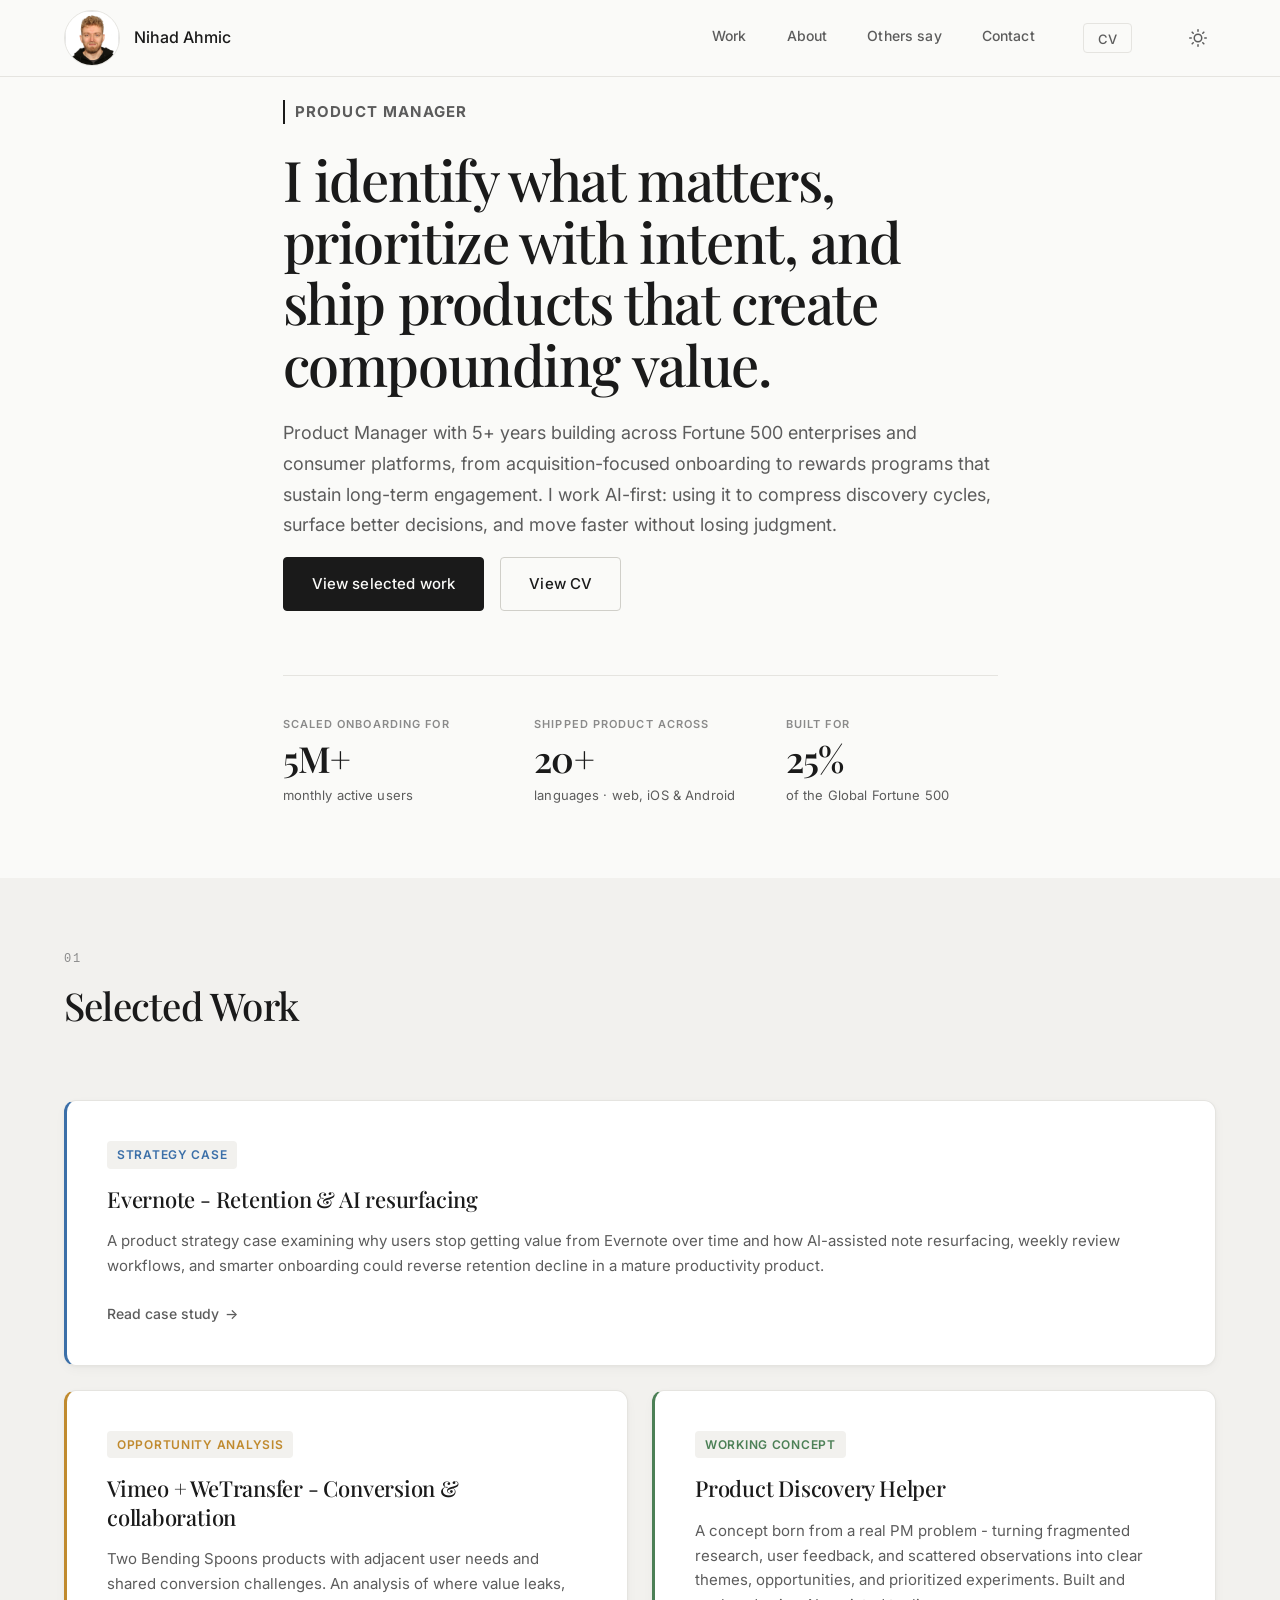
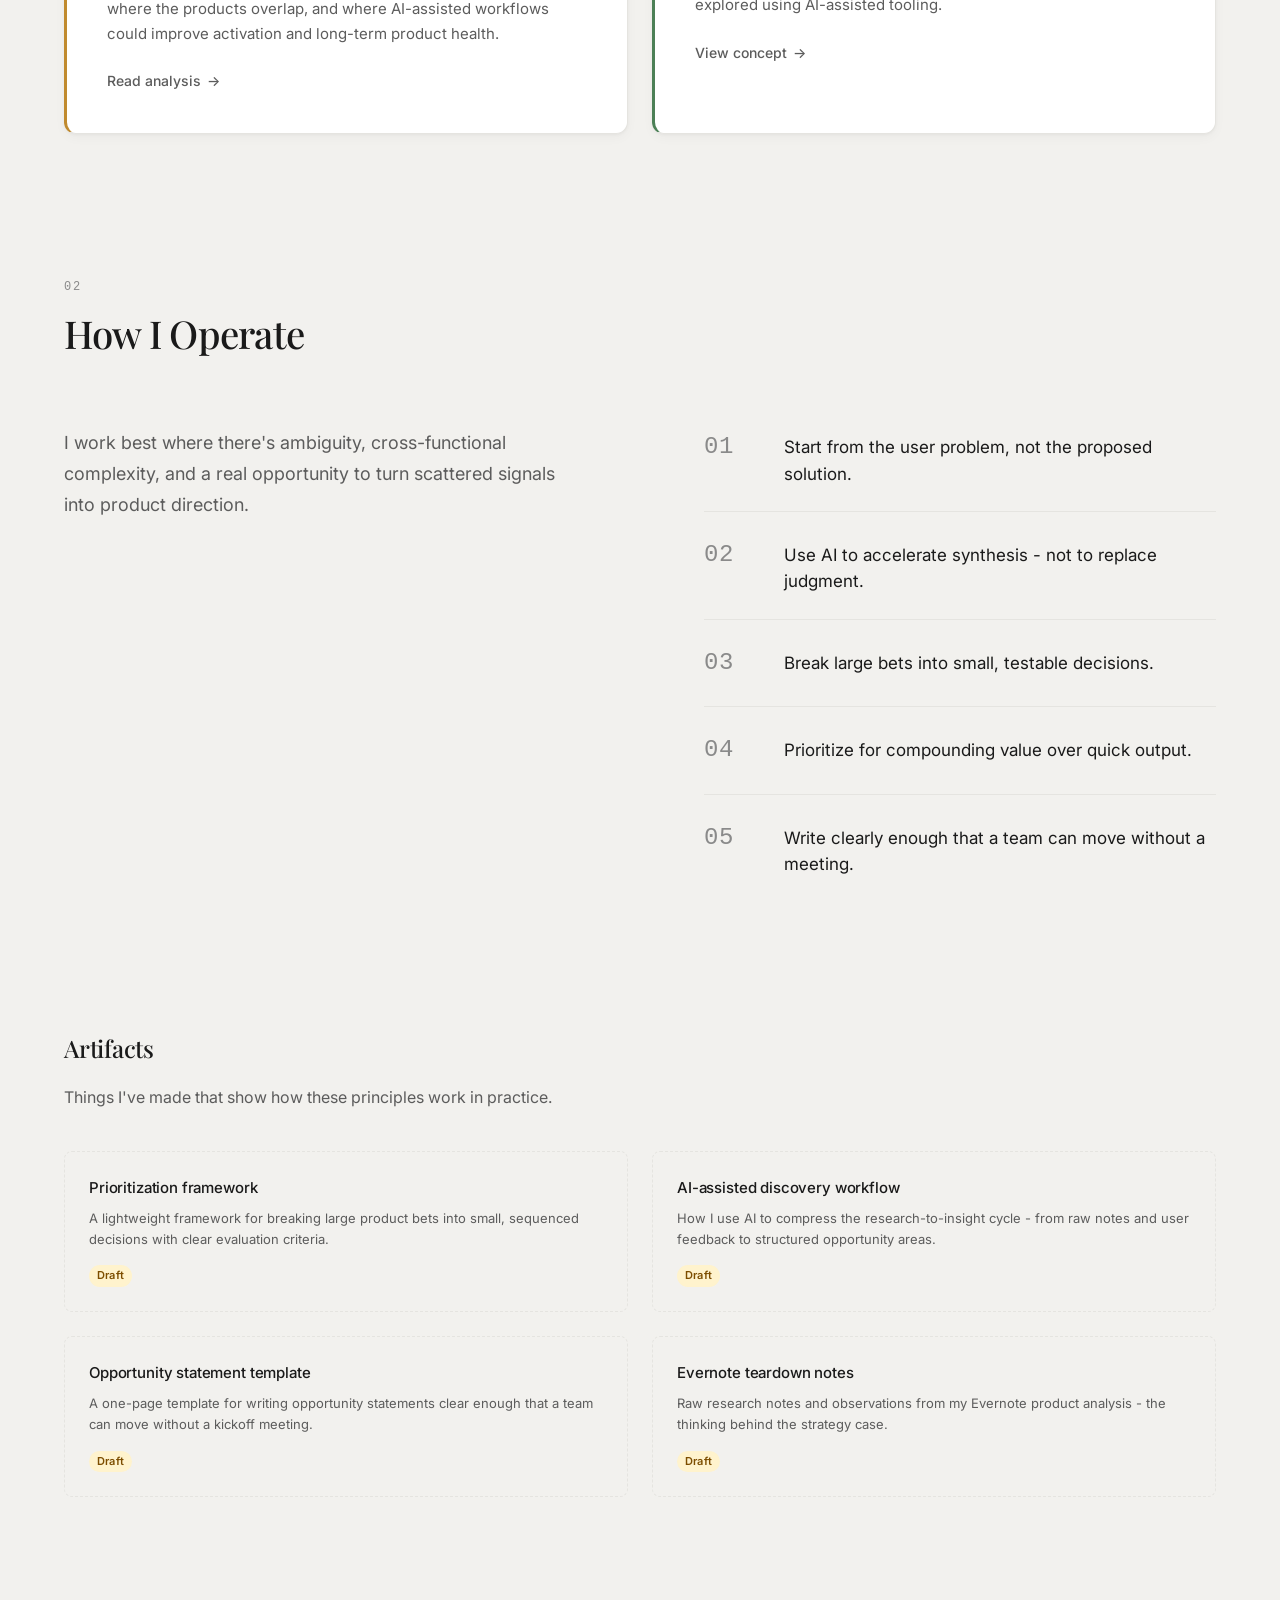
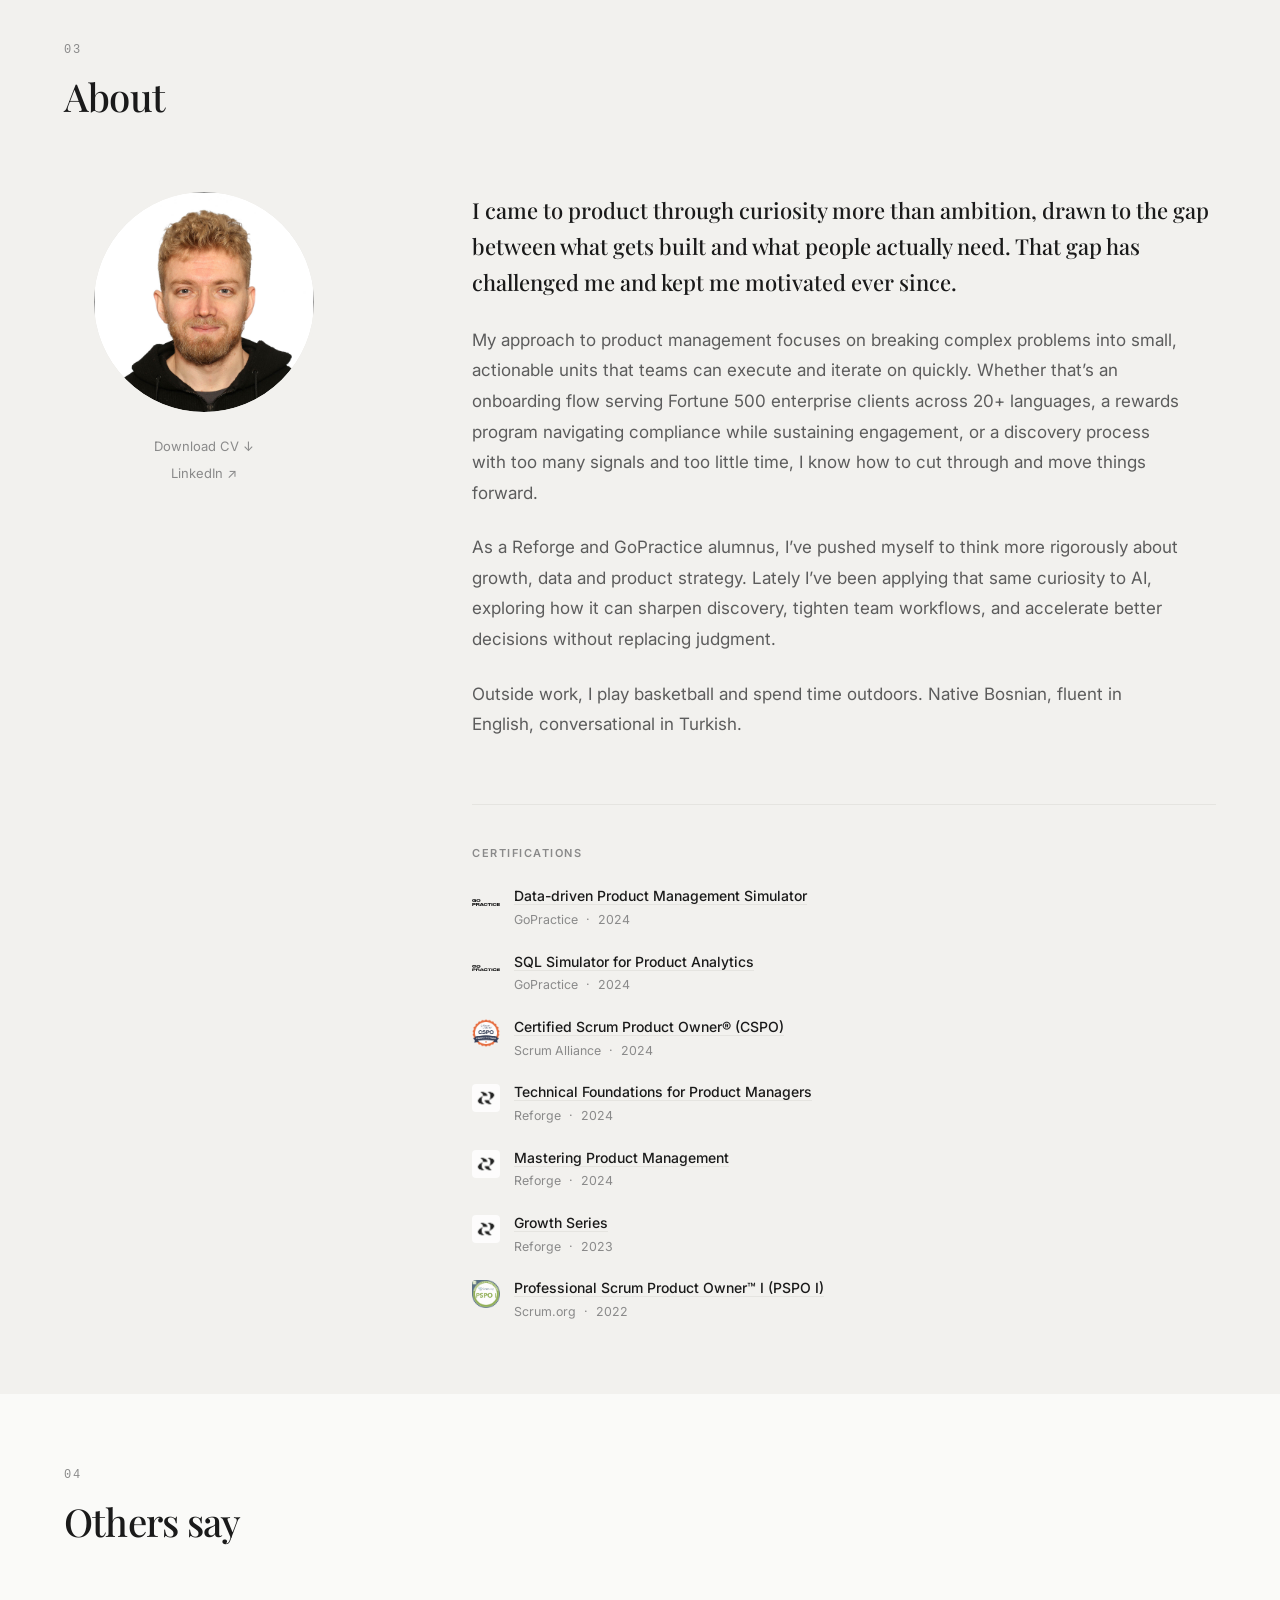
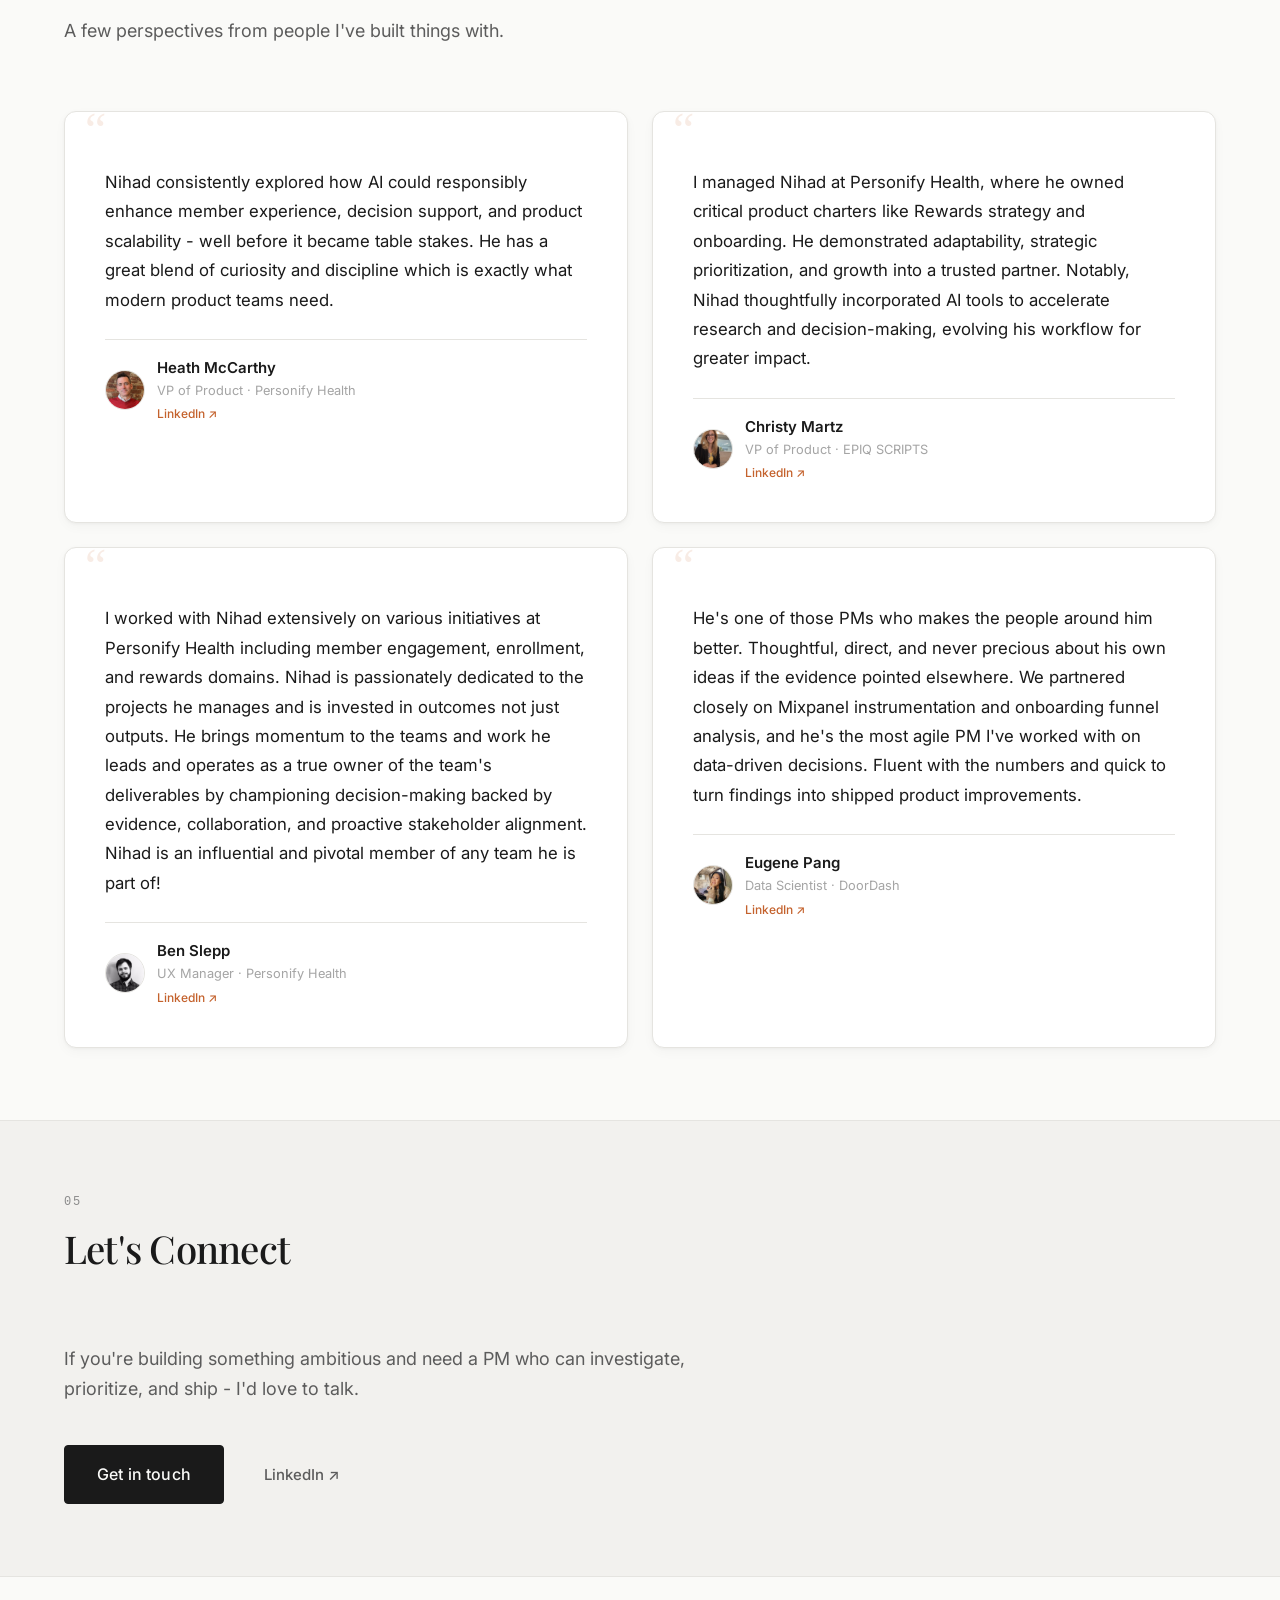
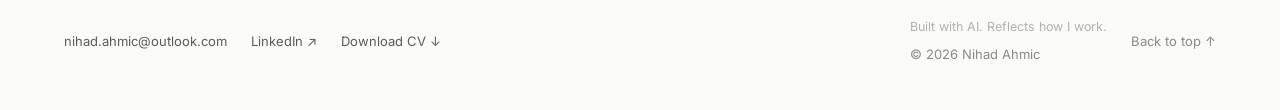
<file: index.html>
<!DOCTYPE html>
<html lang="en" data-theme="light">
<head>
  <meta charset="UTF-8">
  <meta name="viewport" content="width=device-width, initial-scale=1.0">
  <title>Nihad Ahmic - Product Manager</title>
  <meta name="description" content="PM with 5+ years building onboarding and rewards for Fortune 500 enterprises and consumer platforms. AI-first in practice, not just in title.">
  <link rel="canonical" href="https://nihadahmic.com/">

  <meta property="og:type" content="website">
  <meta property="og:title" content="Nihad Ahmic · Product Manager">
  <meta property="og:description" content="PM with 5+ years building onboarding and rewards for Fortune 500 enterprises and consumer platforms. AI-first in practice, not just in title.">
  <meta property="og:url" content="https://nihadahmic.com/">
  <meta property="og:image" content="https://nihadahmic.com/thumbnail.png">
  <meta name="twitter:card" content="summary_large_image">
  <meta name="twitter:title" content="Nihad Ahmic · Product Manager">
  <meta name="twitter:description" content="AI-first PM portfolio covering onboarding, engagement and rewards across enterprise and consumer platforms.">
  <meta name="twitter:image" content="https://nihadahmic.com/thumbnail.png">

  <script type="application/ld+json">
  {
    "@context": "https://schema.org",
    "@type": "Person",
    "name": "Nihad Ahmic",
    "url": "https://nihadahmic.com",
    "image": "https://nihadahmic.com/images/nihad.jpg",
    "jobTitle": "Product Manager",
    "description": "Product Manager with 5+ years building across Fortune 500 enterprises and consumer platforms, from acquisition-focused onboarding to rewards programs that sustain long-term engagement. I work AI-first: using it to compress discovery cycles, surface better decisions, and move faster without losing judgment.",
    "sameAs": [
      "https://www.linkedin.com/in/nihadahmic/"
    ]
  }
  </script>

  <link rel="stylesheet" href="styles.css">
  <link rel="preconnect" href="https://fonts.googleapis.com">
  <link rel="preconnect" href="https://fonts.gstatic.com" crossorigin>
  <link href="https://fonts.googleapis.com/css2?family=Inter:wght@400;500;600&family=Playfair+Display:ital,wght@0,500;0,600;1,500&display=swap" rel="stylesheet">
</head>
<body>

  <!-- Navigation -->
  <nav class="nav" aria-label="Primary navigation">
    <div class="nav-inner">
      <a href="#" class="nav-logo">
        <img src="images/nihad.jpg" alt="" class="nav-avatar" aria-hidden="true">
        <span class="nav-logo-full">Nihad Ahmic</span>
        <span class="nav-logo-short">Nihad A.</span>
      </a>
      <div class="nav-links">
        <a href="#work">Work</a>
        <a href="#about">About</a>
        <a href="#testimonials">Others say</a>
        <a href="#contact">Contact</a>
        <a href="Nihad_Ahmic_CV.pdf" class="nav-cv" target="_blank" rel="noopener noreferrer">CV</a>
        <button class="theme-toggle" aria-label="Toggle dark mode" type="button">
          <svg class="icon-sun" width="18" height="18" viewBox="0 0 24 24" fill="none" stroke="currentColor" stroke-width="2" stroke-linecap="round" stroke-linejoin="round"><circle cx="12" cy="12" r="5"/><line x1="12" y1="1" x2="12" y2="3"/><line x1="12" y1="21" x2="12" y2="23"/><line x1="4.22" y1="4.22" x2="5.64" y2="5.64"/><line x1="18.36" y1="18.36" x2="19.78" y2="19.78"/><line x1="1" y1="12" x2="3" y2="12"/><line x1="21" y1="12" x2="23" y2="12"/><line x1="4.22" y1="19.78" x2="5.64" y2="18.36"/><line x1="18.36" y1="5.64" x2="19.78" y2="4.22"/></svg>
          <svg class="icon-moon" width="18" height="18" viewBox="0 0 24 24" fill="none" stroke="currentColor" stroke-width="2" stroke-linecap="round" stroke-linejoin="round"><path d="M21 12.79A9 9 0 1 1 11.21 3 7 7 0 0 0 21 12.79z"/></svg>
        </button>
      </div>
    </div>
  </nav>

  <!-- Hero -->
  <header class="hero" id="hero">
    <div class="container">
      <div class="hero-content">
        <p class="hero-label reveal">Product Manager</p>
        <h1 class="hero-headline reveal">I identify what matters, prioritize with intent, and ship products that create compounding&nbsp;value.</h1>
        <p class="hero-sub reveal">Product Manager with 5+ years building across Fortune 500 enterprises and consumer platforms, from acquisition-focused onboarding to rewards programs that sustain long-term engagement. I work AI-first: using it to compress discovery cycles, surface better decisions, and move faster without losing judgment.</p>
        <div class="hero-ctas reveal">
          <a href="#work" class="btn btn-primary">View selected work</a>
          <a href="Nihad_Ahmic_CV.pdf" class="btn btn-secondary" target="_blank" rel="noopener noreferrer">View CV</a>
        </div>
      </div>
      <div class="hero-aside reveal">
        <div class="stat">
          <span class="stat-eyebrow">Scaled onboarding for</span>
          <span class="stat-number">5M+</span>
          <span class="stat-label">monthly active users</span>
        </div>
        <div class="stat">
          <span class="stat-eyebrow">Shipped product across</span>
          <span class="stat-number">20+</span>
          <span class="stat-label">languages · web, iOS & Android</span>
        </div>
        <div class="stat">
          <span class="stat-eyebrow">Built for</span>
          <span class="stat-number">25%</span>
          <span class="stat-label">of the Global Fortune 500</span>
        </div>
      </div>
    </div>
  </header>

  <!-- Selected Work -->
  <section class="section selected-work" id="work">
    <div class="container">
      <div class="section-header reveal">
        <span class="section-number">01</span>
        <h2 class="section-title">Selected Work</h2>
      </div>
      <div class="work-grid">
        <a href="work/evernote.html" class="work-card work-card--strategy work-card--large reveal">
          <div class="work-card-inner">
            <span class="work-card-tag">Strategy Case</span>
            <h3 class="work-card-title">Evernote - Retention & AI resurfacing</h3>
            <p class="work-card-desc">A product strategy case examining why users stop getting value from Evernote over time and how AI-assisted note resurfacing, weekly review workflows, and smarter onboarding could reverse retention decline in a mature productivity product.</p>
            <span class="work-card-link">Read case study <span aria-hidden="true">→</span></span>
          </div>
        </a>
        <a href="work/vimeo-wetransfer.html" class="work-card work-card--opportunity reveal">
          <div class="work-card-inner">
            <span class="work-card-tag">Opportunity Analysis</span>
            <h3 class="work-card-title">Vimeo + WeTransfer - Conversion & collaboration</h3>
            <p class="work-card-desc">Two Bending Spoons products with adjacent user needs and shared conversion challenges. An analysis of where value leaks, where the products overlap, and where AI-assisted workflows could improve activation and long-term product health.</p>
            <span class="work-card-link">Read analysis <span aria-hidden="true">→</span></span>
          </div>
        </a>
        <a href="work/discovery-helper.html" class="work-card work-card--concept reveal">
          <div class="work-card-inner">
            <span class="work-card-tag">Working Concept</span>
            <h3 class="work-card-title">Product Discovery Helper</h3>
            <p class="work-card-desc">A concept born from a real PM problem - turning fragmented research, user feedback, and scattered observations into clear themes, opportunities, and prioritized experiments. Built and explored using AI-assisted tooling.</p>
            <span class="work-card-link">View concept <span aria-hidden="true">→</span></span>
          </div>
        </a>
      </div>
    </div>
  </section>

  <!-- How I Operate -->
  <section class="section how-i-work" id="process">
    <div class="container">
      <div class="section-header reveal">
        <span class="section-number">02</span>
        <h2 class="section-title">How I Operate</h2>
      </div>
      <div class="how-layout">
        <p class="section-intro reveal">I work best where there's ambiguity, cross-functional complexity, and a real opportunity to turn scattered signals into product direction.</p>
        <ol class="principles-list">
          <li class="principle reveal">
            <span class="principle-number">01</span>
            <p>Start from the user problem, not the proposed solution.</p>
          </li>
          <li class="principle reveal">
            <span class="principle-number">02</span>
            <p>Use AI to accelerate synthesis - not to replace judgment.</p>
          </li>
          <li class="principle reveal">
            <span class="principle-number">03</span>
            <p>Break large bets into small, testable decisions.</p>
          </li>
          <li class="principle reveal">
            <span class="principle-number">04</span>
            <p>Prioritize for compounding value over quick output.</p>
          </li>
          <li class="principle reveal">
            <span class="principle-number">05</span>
            <p>Write clearly enough that a team can move without a meeting.</p>
          </li>
        </ol>
      </div>
      <div class="artifacts-section reveal">
        <h3 class="artifacts-heading">Artifacts</h3>
        <p class="artifacts-intro">Things I've made that show how these principles work in practice.</p>
        <div class="artifacts-grid">
          <a href="artifacts/prioritization-framework.html" class="artifact-card reveal">
            <h4 class="artifact-card-title">Prioritization framework</h4>
            <p class="artifact-card-desc">A lightweight framework for breaking large product bets into small, sequenced decisions with clear evaluation criteria.</p>
            <span class="artifact-card-status">Draft</span>
          </a>
          <a href="artifacts/discovery-workflow.html" class="artifact-card reveal">
            <h4 class="artifact-card-title">AI-assisted discovery workflow</h4>
            <p class="artifact-card-desc">How I use AI to compress the research-to-insight cycle - from raw notes and user feedback to structured opportunity areas.</p>
            <span class="artifact-card-status">Draft</span>
          </a>
          <a href="artifacts/opportunity-statement.html" class="artifact-card reveal">
            <h4 class="artifact-card-title">Opportunity statement template</h4>
            <p class="artifact-card-desc">A one-page template for writing opportunity statements clear enough that a team can move without a kickoff meeting.</p>
            <span class="artifact-card-status">Draft</span>
          </a>
          <a href="artifacts/evernote-teardown.html" class="artifact-card reveal">
            <h4 class="artifact-card-title">Evernote teardown notes</h4>
            <p class="artifact-card-desc">Raw research notes and observations from my Evernote product analysis - the thinking behind the strategy case.</p>
            <span class="artifact-card-status">Draft</span>
          </a>
        </div>
      </div>
    </div>
  </section>

  <!-- About -->
  <section class="section about" id="about">
    <div class="container">
      <div class="section-header reveal">
        <span class="section-number">03</span>
        <h2 class="section-title">About</h2>
      </div>
      <div class="about-layout reveal">
        <div class="about-left">
          <div class="about-photo">
            <img src="images/nihad.jpg" alt="Nihad Ahmic — Product Manager">
          </div>
          <div class="about-ctas">
            <a href="Nihad_Ahmic_CV.pdf" class="about-link" target="_blank" rel="noopener noreferrer">Download CV ↓</a>
            <a href="https://www.linkedin.com/in/nihad-ahmic/" class="about-link" target="_blank" rel="noopener noreferrer">LinkedIn ↗</a>
          </div>
        </div>
        <div class="about-right">
          <div class="about-lead">
            <p class="about-text">I came to product through curiosity more than ambition, drawn to the gap between what gets built and what people actually need. That gap has challenged me and kept me motivated ever since.</p>
          </div>
          <p class="about-text about-text--secondary">My approach to product management focuses on breaking complex problems into small, actionable units that teams can execute and iterate on quickly. Whether that’s an onboarding flow serving Fortune 500 enterprise clients across 20+ languages, a rewards program navigating compliance while sustaining engagement, or a discovery process with too many signals and too little time, I know how to cut through and move things forward.</p>
          <p class="about-text about-text--secondary">As a Reforge and GoPractice alumnus, I’ve pushed myself to think more rigorously about growth, data and product strategy. Lately I’ve been applying that same curiosity to AI, exploring how it can sharpen discovery, tighten team workflows, and accelerate better decisions without replacing judgment.</p>
          <p class="about-text about-text--secondary">Outside work, I play basketball and spend time outdoors. Native Bosnian, fluent in English, conversational in Turkish.</p>
          <div class="certifications">
            <h4 class="certifications-heading">Certifications</h4>
            <ul class="cert-list">
              <li class="cert-item">
                <img src="images/gopractice.svg" alt="GoPractice" class="cert-logo" width="32" height="32">
                <div class="cert-body">
                  <a href="./gopractice_data_driven_pm.pdf" class="cert-name" target="_blank" rel="noopener noreferrer">Data-driven Product Management Simulator</a>
                  <span class="cert-meta">
                    <a href="https://gopractice.io" target="_blank" rel="noopener noreferrer">GoPractice</a>
                    <span class="cert-year">2024</span>
                  </span>
                </div>
              </li>
              <li class="cert-item">
                <img src="images/gopractice.svg" alt="GoPractice" class="cert-logo" width="32" height="32">
                <div class="cert-body">
                  <a href="./gopractice_product_analytics.pdf" class="cert-name" target="_blank" rel="noopener noreferrer">SQL Simulator for Product Analytics</a>
                  <span class="cert-meta">
                    <a href="https://gopractice.io" target="_blank" rel="noopener noreferrer">GoPractice</a>
                    <span class="cert-year">2024</span>
                  </span>
                </div>
              </li>
              <li class="cert-item">
                <img src="images/cspo.jpg" alt="Scrum Alliance" class="cert-logo" width="32" height="32">
                <div class="cert-body">
                  <a href="./cspo_certification.pdf" class="cert-name" target="_blank" rel="noopener noreferrer">Certified Scrum Product Owner® (CSPO)</a>
                  <span class="cert-meta">
                    <a href="https://www.scrumalliance.org/" target="_blank" rel="noopener noreferrer">Scrum Alliance</a>
                    <span class="cert-year">2024</span>
                  </span>
                </div>
              </li>
              <li class="cert-item">
                <img src="images/reforge.jpg" alt="Reforge" class="cert-logo" width="32" height="32">
                <div class="cert-body">
                  <a href="./reforge_technical_foundations_2024.pdf" class="cert-name" target="_blank" rel="noopener noreferrer">Technical Foundations for Product Managers</a>
                  <span class="cert-meta">
                    <a href="https://www.reforge.com" target="_blank" rel="noopener noreferrer">Reforge</a>
                    <span class="cert-year">2024</span>
                  </span>
                </div>
              </li>
              <li class="cert-item">
                <img src="images/reforge.jpg" alt="Reforge" class="cert-logo" width="32" height="32">
                <div class="cert-body">
                  <a href="./reforge_mastering_product_management_2024.pdf" class="cert-name" target="_blank" rel="noopener noreferrer">Mastering Product Management</a>
                  <span class="cert-meta">
                    <a href="https://www.reforge.com" target="_blank" rel="noopener noreferrer">Reforge</a>
                    <span class="cert-year">2024</span>
                  </span>
                </div>
              </li>
              <li class="cert-item">
                <img src="images/reforge.jpg" alt="Reforge" class="cert-logo" width="32" height="32">
                <div class="cert-body">
                  <a href="./reforge_growth_series_2023.pdf" class="cert-name" target="_blank" rel="noopener noreferrer">Growth Series</a>
                  <span class="cert-meta">
                    <a href="https://www.reforge.com" target="_blank" rel="noopener noreferrer">Reforge</a>
                    <span class="cert-year">2023</span>
                  </span>
                </div>
              </li>
              <li class="cert-item">
                <img src="images/pspo.jpg" alt="Scrum.org" class="cert-logo" width="32" height="32">
                <div class="cert-body">
                  <a href="https://www.credly.com/badges/397c0b97-dd5a-42f1-971d-0bd09659f624/public_url" class="cert-name" target="_blank" rel="noopener noreferrer">Professional Scrum Product Owner™ I (PSPO I)</a>
                  <span class="cert-meta">
                    <a href="https://www.scrum.org/" target="_blank" rel="noopener noreferrer">Scrum.org</a>
                    <span class="cert-year">2022</span>
                  </span>
                </div>
              </li>
            </ul>
          </div>
        </div>
      </div>
    </div>
  </section>

  <!-- Others Say -->
  <section class="section testimonials" id="testimonials">
    <div class="container">
      <div class="section-header reveal">
        <span class="section-number">04</span>
        <h2 class="section-title">Others say</h2>
      </div>
      <p class="section-intro reveal">A few perspectives from people I've built things with.</p>
      <div class="testimonials-grid">
        <figure class="testimonial-card reveal">
          <blockquote class="testimonial-quote">Nihad consistently explored how AI could responsibly enhance member experience, decision support, and product scalability - well before it became table stakes. He has a great blend of curiosity and discipline which is exactly what modern product teams need.</blockquote>
          <figcaption class="testimonial-author">
            <img src="images/heath.jpeg" alt="Heath McCarthy" class="testimonial-avatar testimonial-avatar--photo">
            <span class="testimonial-meta">
              <span class="testimonial-name">Heath McCarthy</span>
              <span class="testimonial-role">VP of Product · Personify Health</span>
              <a href="https://www.linkedin.com/in/heath-mccarthy/" class="testimonial-link" target="_blank" rel="noopener noreferrer">LinkedIn ↗</a>
            </span>
          </figcaption>
        </figure>
        <figure class="testimonial-card reveal">
          <blockquote class="testimonial-quote">I managed Nihad at Personify Health, where he owned critical product charters like Rewards strategy and onboarding. He demonstrated adaptability, strategic prioritization, and growth into a trusted partner. Notably, Nihad thoughtfully incorporated AI tools to accelerate research and decision-making, evolving his workflow for greater impact.</blockquote>
          <figcaption class="testimonial-author">
            <img src="images/christy.jpeg" alt="Christy Martz" class="testimonial-avatar testimonial-avatar--photo">
            <span class="testimonial-meta">
              <span class="testimonial-name">Christy Martz</span>
              <span class="testimonial-role">VP of Product · EPIQ SCRIPTS</span>
              <a href="https://www.linkedin.com/in/christyamartz/" class="testimonial-link" target="_blank" rel="noopener noreferrer">LinkedIn ↗</a>
            </span>
          </figcaption>
        </figure>
        <figure class="testimonial-card reveal">
          <blockquote class="testimonial-quote">I worked with Nihad extensively on various initiatives at Personify Health including member engagement, enrollment, and rewards domains. Nihad is passionately dedicated to the projects he manages and is invested in outcomes not just outputs. He brings momentum to the teams and work he leads and operates as a true owner of the team's deliverables by championing decision-making backed by evidence, collaboration, and proactive stakeholder alignment. Nihad is an influential and pivotal member of any team he is part of!</blockquote>
          <figcaption class="testimonial-author">
            <img src="images/ben.jpeg" alt="Ben Slepp" class="testimonial-avatar testimonial-avatar--photo">
            <span class="testimonial-meta">
              <span class="testimonial-name">Ben Slepp</span>
              <span class="testimonial-role">UX Manager · Personify Health</span>
              <a href="https://www.linkedin.com/in/benslepp/" class="testimonial-link" target="_blank" rel="noopener noreferrer">LinkedIn ↗</a>
            </span>
          </figcaption>
        </figure>
        <figure class="testimonial-card reveal">
          <blockquote class="testimonial-quote">He's one of those PMs who makes the people around him better. Thoughtful, direct, and never precious about his own ideas if the evidence pointed elsewhere. We partnered closely on Mixpanel instrumentation and onboarding funnel analysis, and he's the most agile PM I've worked with on data-driven decisions. Fluent with the numbers and quick to turn findings into shipped product improvements.</blockquote>
          <figcaption class="testimonial-author">
            <img src="images/eugene.jpeg" alt="Eugene Pang" class="testimonial-avatar testimonial-avatar--photo">
            <span class="testimonial-meta">
              <span class="testimonial-name">Eugene Pang</span>
              <span class="testimonial-role">Data Scientist · DoorDash</span>
              <a href="https://www.linkedin.com/in/pang-eugene/" class="testimonial-link" target="_blank" rel="noopener noreferrer">LinkedIn ↗</a>
            </span>
          </figcaption>
        </figure>
      </div>
    </div>
  </section>

  <!-- Contact -->
  <section class="section contact" id="contact">
    <div class="container">
      <div class="section-header reveal">
        <span class="section-number">05</span>
        <h2 class="section-title">Let's Connect</h2>
      </div>
      <div class="contact-content reveal">
        <p class="contact-text">If you're building something ambitious and need a PM who can investigate, prioritize, and ship - I'd love to talk.</p>
        <div class="contact-links">
          <a href="mailto:nihad.ahmic@outlook.com" class="btn btn-primary btn-lg">Get in touch</a>
          <a href="https://www.linkedin.com/in/nihad-ahmic/" class="contact-social" target="_blank" rel="noopener noreferrer">LinkedIn <span aria-hidden="true">↗</span></a>
        </div>
      </div>
    </div>
  </section>

  <!-- Footer -->
  <footer class="footer">
    <div class="container footer-inner">
      <div class="footer-links">
        <a href="mailto:nihad.ahmic@outlook.com" class="footer-link">nihad.ahmic@outlook.com</a>
        <a href="https://www.linkedin.com/in/nihad-ahmic/" class="footer-link" target="_blank" rel="noopener noreferrer">LinkedIn ↗</a>
        <a href="Nihad_Ahmic_CV.pdf" class="footer-link" target="_blank" rel="noopener noreferrer">Download CV ↓</a>
      </div>
      <div class="footer-meta">
        <div>
          <span class="footer-built">Built with AI. Reflects how I work.</span>
          <p>&copy; 2026 Nihad Ahmic</p>
        </div>
        <a href="#hero" class="footer-top">Back to top <span aria-hidden="true">↑</span></a>
      </div>
    </div>
  </footer>

  <script src="script.js"></script>
</body>
</html>
</file>
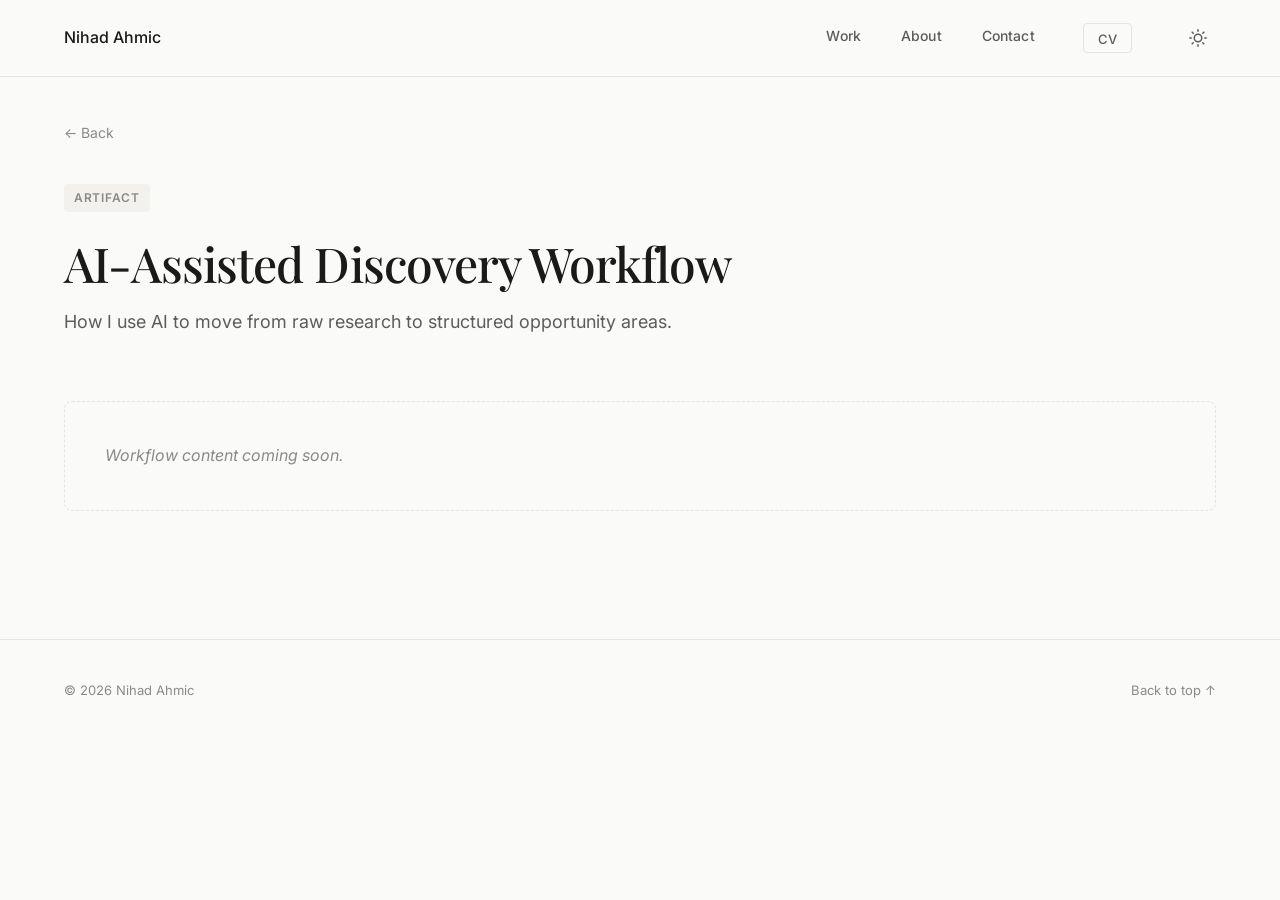
<file: artifacts/discovery-workflow.html>
<!DOCTYPE html>
<html lang="en" data-theme="light">
<head>
  <meta charset="UTF-8">
  <meta name="viewport" content="width=device-width, initial-scale=1.0">
  <title>AI-Assisted Discovery Workflow | Nihad Ahmic</title>
  <meta name="description" content="How I use AI to move from raw research to structured opportunity areas.">
  <link rel="stylesheet" href="../styles.css">
  <link rel="preconnect" href="https://fonts.googleapis.com">
  <link rel="preconnect" href="https://fonts.gstatic.com" crossorigin>
  <link href="https://fonts.googleapis.com/css2?family=Inter:wght@400;500;600&family=Playfair+Display:ital,wght@0,500;0,600;1,500&display=swap" rel="stylesheet">
</head>
<body>

  <!-- Navigation -->
  <nav class="nav" aria-label="Primary navigation">
    <div class="nav-inner">
      <a href="../index.html" class="nav-logo">Nihad Ahmic</a>
      <div class="nav-links">
        <a href="../index.html#work">Work</a>
        <a href="../index.html#about">About</a>
        <a href="../index.html#contact">Contact</a>
        <a href="../Nihad_Ahmic_CV.pdf" class="nav-cv" target="_blank" rel="noopener noreferrer">CV</a>
        <button class="theme-toggle" aria-label="Toggle dark mode" type="button">
          <svg class="icon-sun" width="18" height="18" viewBox="0 0 24 24" fill="none" stroke="currentColor" stroke-width="2" stroke-linecap="round" stroke-linejoin="round"><circle cx="12" cy="12" r="5"/><line x1="12" y1="1" x2="12" y2="3"/><line x1="12" y1="21" x2="12" y2="23"/><line x1="4.22" y1="4.22" x2="5.64" y2="5.64"/><line x1="18.36" y1="18.36" x2="19.78" y2="19.78"/><line x1="1" y1="12" x2="3" y2="12"/><line x1="21" y1="12" x2="23" y2="12"/><line x1="4.22" y1="19.78" x2="5.64" y2="18.36"/><line x1="18.36" y1="5.64" x2="19.78" y2="4.22"/></svg>
          <svg class="icon-moon" width="18" height="18" viewBox="0 0 24 24" fill="none" stroke="currentColor" stroke-width="2" stroke-linecap="round" stroke-linejoin="round"><path d="M21 12.79A9 9 0 1 1 11.21 3 7 7 0 0 0 21 12.79z"/></svg>
        </button>
      </div>
    </div>
  </nav>

  <!-- Subpage Header -->
  <header class="subpage-header">
    <div class="container">
      <a href="../index.html" class="breadcrumb">&larr; Back</a>
      <div>
        <span class="subpage-tag">Artifact</span>
        <h1 class="subpage-title">AI-Assisted Discovery Workflow</h1>
        <p class="subpage-description">How I use AI to move from raw research to structured opportunity areas.</p>
      </div>
    </div>
  </header>

  <!-- Body -->
  <main class="subpage-body">
    <div class="container">
      <section class="subpage-section">
        <div class="subpage-placeholder">Workflow content coming soon.</div>
      </section>
    </div>
  </main>

  <!-- Footer -->
  <footer class="footer">
    <div class="container footer-inner">
      <p>&copy; 2026 Nihad Ahmic</p>
      <a href="#" class="footer-top">Back to top <span aria-hidden="true">↑</span></a>
    </div>
  </footer>

  <script src="../script.js"></script>
</body>
</html>
</file>
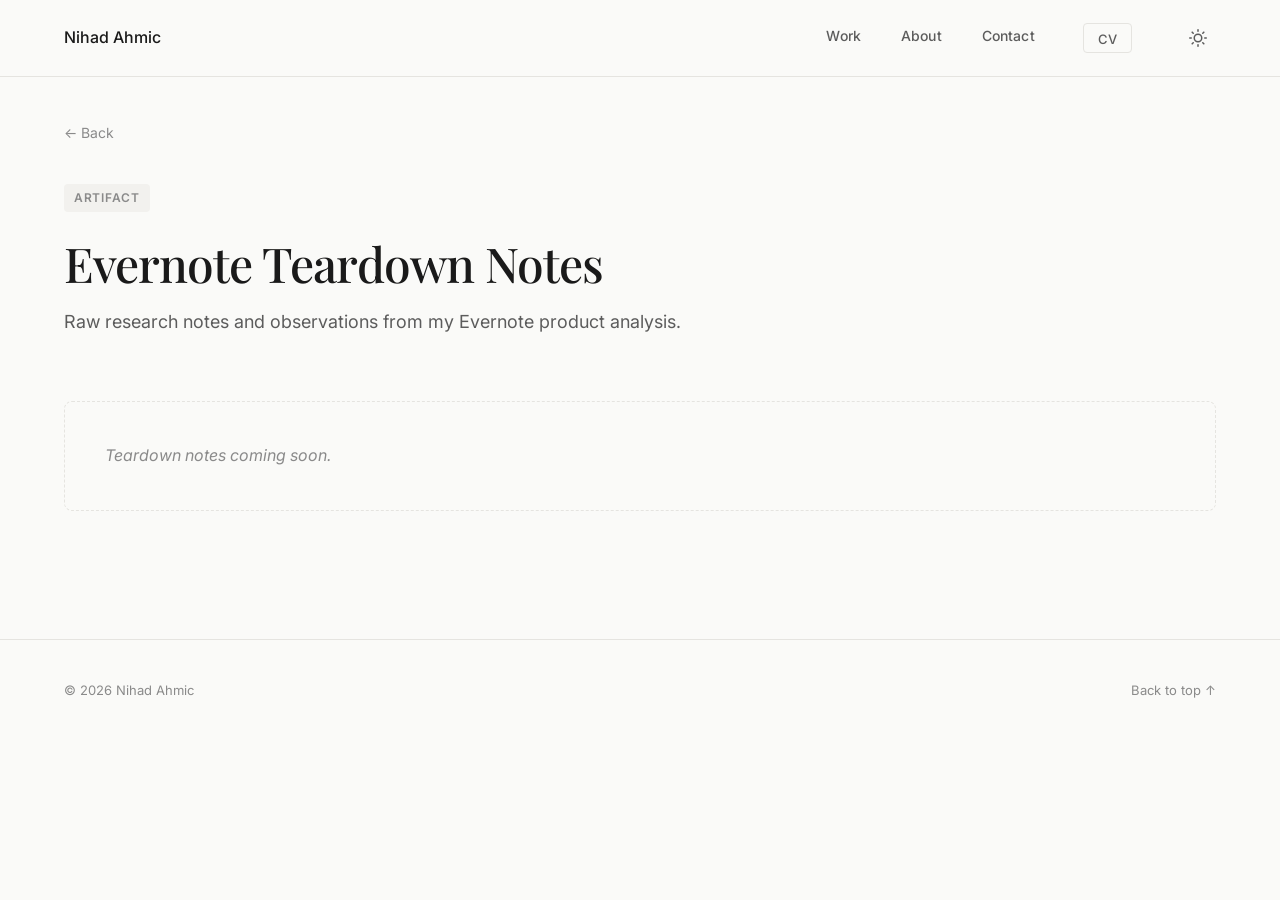
<file: artifacts/evernote-teardown.html>
<!DOCTYPE html>
<html lang="en" data-theme="light">
<head>
  <meta charset="UTF-8">
  <meta name="viewport" content="width=device-width, initial-scale=1.0">
  <title>Evernote Teardown Notes | Nihad Ahmic</title>
  <meta name="description" content="Raw research notes and observations from my Evernote product analysis.">
  <link rel="stylesheet" href="../styles.css">
  <link rel="preconnect" href="https://fonts.googleapis.com">
  <link rel="preconnect" href="https://fonts.gstatic.com" crossorigin>
  <link href="https://fonts.googleapis.com/css2?family=Inter:wght@400;500;600&family=Playfair+Display:ital,wght@0,500;0,600;1,500&display=swap" rel="stylesheet">
</head>
<body>

  <!-- Navigation -->
  <nav class="nav" aria-label="Primary navigation">
    <div class="nav-inner">
      <a href="../index.html" class="nav-logo">Nihad Ahmic</a>
      <div class="nav-links">
        <a href="../index.html#work">Work</a>
        <a href="../index.html#about">About</a>
        <a href="../index.html#contact">Contact</a>
        <a href="../Nihad_Ahmic_CV.pdf" class="nav-cv" target="_blank" rel="noopener noreferrer">CV</a>
        <button class="theme-toggle" aria-label="Toggle dark mode" type="button">
          <svg class="icon-sun" width="18" height="18" viewBox="0 0 24 24" fill="none" stroke="currentColor" stroke-width="2" stroke-linecap="round" stroke-linejoin="round"><circle cx="12" cy="12" r="5"/><line x1="12" y1="1" x2="12" y2="3"/><line x1="12" y1="21" x2="12" y2="23"/><line x1="4.22" y1="4.22" x2="5.64" y2="5.64"/><line x1="18.36" y1="18.36" x2="19.78" y2="19.78"/><line x1="1" y1="12" x2="3" y2="12"/><line x1="21" y1="12" x2="23" y2="12"/><line x1="4.22" y1="19.78" x2="5.64" y2="18.36"/><line x1="18.36" y1="5.64" x2="19.78" y2="4.22"/></svg>
          <svg class="icon-moon" width="18" height="18" viewBox="0 0 24 24" fill="none" stroke="currentColor" stroke-width="2" stroke-linecap="round" stroke-linejoin="round"><path d="M21 12.79A9 9 0 1 1 11.21 3 7 7 0 0 0 21 12.79z"/></svg>
        </button>
      </div>
    </div>
  </nav>

  <!-- Subpage Header -->
  <header class="subpage-header">
    <div class="container">
      <a href="../index.html" class="breadcrumb">&larr; Back</a>
      <div>
        <span class="subpage-tag">Artifact</span>
        <h1 class="subpage-title">Evernote Teardown Notes</h1>
        <p class="subpage-description">Raw research notes and observations from my Evernote product analysis.</p>
      </div>
    </div>
  </header>

  <!-- Body -->
  <main class="subpage-body">
    <div class="container">
      <section class="subpage-section">
        <div class="subpage-placeholder">Teardown notes coming soon.</div>
      </section>
    </div>
  </main>

  <!-- Footer -->
  <footer class="footer">
    <div class="container footer-inner">
      <p>&copy; 2026 Nihad Ahmic</p>
      <a href="#" class="footer-top">Back to top <span aria-hidden="true">↑</span></a>
    </div>
  </footer>

  <script src="../script.js"></script>
</body>
</html>
</file>
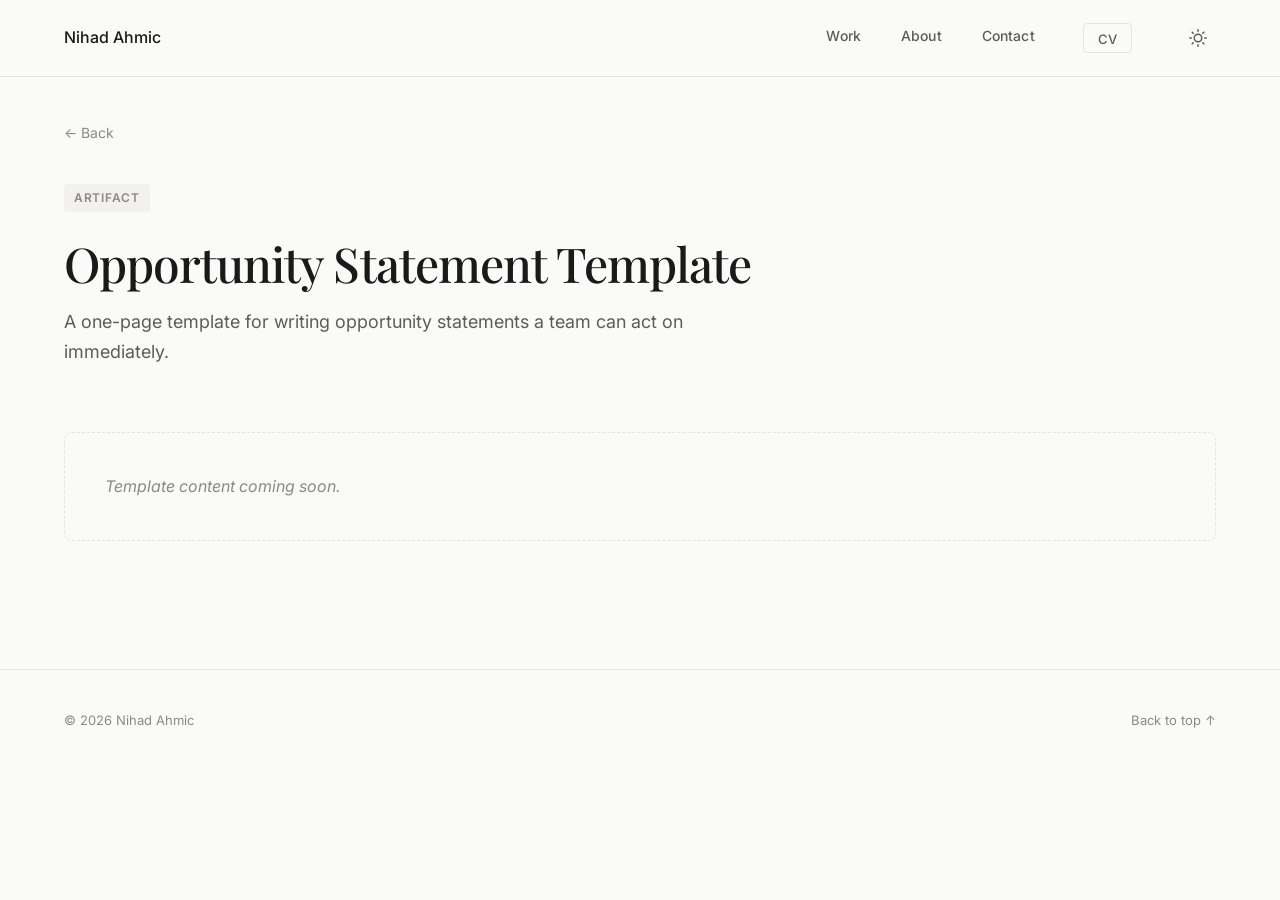
<file: artifacts/opportunity-statement.html>
<!DOCTYPE html>
<html lang="en" data-theme="light">
<head>
  <meta charset="UTF-8">
  <meta name="viewport" content="width=device-width, initial-scale=1.0">
  <title>Opportunity Statement Template | Nihad Ahmic</title>
  <meta name="description" content="A one-page template for writing opportunity statements a team can act on immediately.">
  <link rel="stylesheet" href="../styles.css">
  <link rel="preconnect" href="https://fonts.googleapis.com">
  <link rel="preconnect" href="https://fonts.gstatic.com" crossorigin>
  <link href="https://fonts.googleapis.com/css2?family=Inter:wght@400;500;600&family=Playfair+Display:ital,wght@0,500;0,600;1,500&display=swap" rel="stylesheet">
</head>
<body>

  <!-- Navigation -->
  <nav class="nav" aria-label="Primary navigation">
    <div class="nav-inner">
      <a href="../index.html" class="nav-logo">Nihad Ahmic</a>
      <div class="nav-links">
        <a href="../index.html#work">Work</a>
        <a href="../index.html#about">About</a>
        <a href="../index.html#contact">Contact</a>
        <a href="../Nihad_Ahmic_CV.pdf" class="nav-cv" target="_blank" rel="noopener noreferrer">CV</a>
        <button class="theme-toggle" aria-label="Toggle dark mode" type="button">
          <svg class="icon-sun" width="18" height="18" viewBox="0 0 24 24" fill="none" stroke="currentColor" stroke-width="2" stroke-linecap="round" stroke-linejoin="round"><circle cx="12" cy="12" r="5"/><line x1="12" y1="1" x2="12" y2="3"/><line x1="12" y1="21" x2="12" y2="23"/><line x1="4.22" y1="4.22" x2="5.64" y2="5.64"/><line x1="18.36" y1="18.36" x2="19.78" y2="19.78"/><line x1="1" y1="12" x2="3" y2="12"/><line x1="21" y1="12" x2="23" y2="12"/><line x1="4.22" y1="19.78" x2="5.64" y2="18.36"/><line x1="18.36" y1="5.64" x2="19.78" y2="4.22"/></svg>
          <svg class="icon-moon" width="18" height="18" viewBox="0 0 24 24" fill="none" stroke="currentColor" stroke-width="2" stroke-linecap="round" stroke-linejoin="round"><path d="M21 12.79A9 9 0 1 1 11.21 3 7 7 0 0 0 21 12.79z"/></svg>
        </button>
      </div>
    </div>
  </nav>

  <!-- Subpage Header -->
  <header class="subpage-header">
    <div class="container">
      <a href="../index.html" class="breadcrumb">&larr; Back</a>
      <div>
        <span class="subpage-tag">Artifact</span>
        <h1 class="subpage-title">Opportunity Statement Template</h1>
        <p class="subpage-description">A one-page template for writing opportunity statements a team can act on immediately.</p>
      </div>
    </div>
  </header>

  <!-- Body -->
  <main class="subpage-body">
    <div class="container">
      <section class="subpage-section">
        <div class="subpage-placeholder">Template content coming soon.</div>
      </section>
    </div>
  </main>

  <!-- Footer -->
  <footer class="footer">
    <div class="container footer-inner">
      <p>&copy; 2026 Nihad Ahmic</p>
      <a href="#" class="footer-top">Back to top <span aria-hidden="true">↑</span></a>
    </div>
  </footer>

  <script src="../script.js"></script>
</body>
</html>
</file>
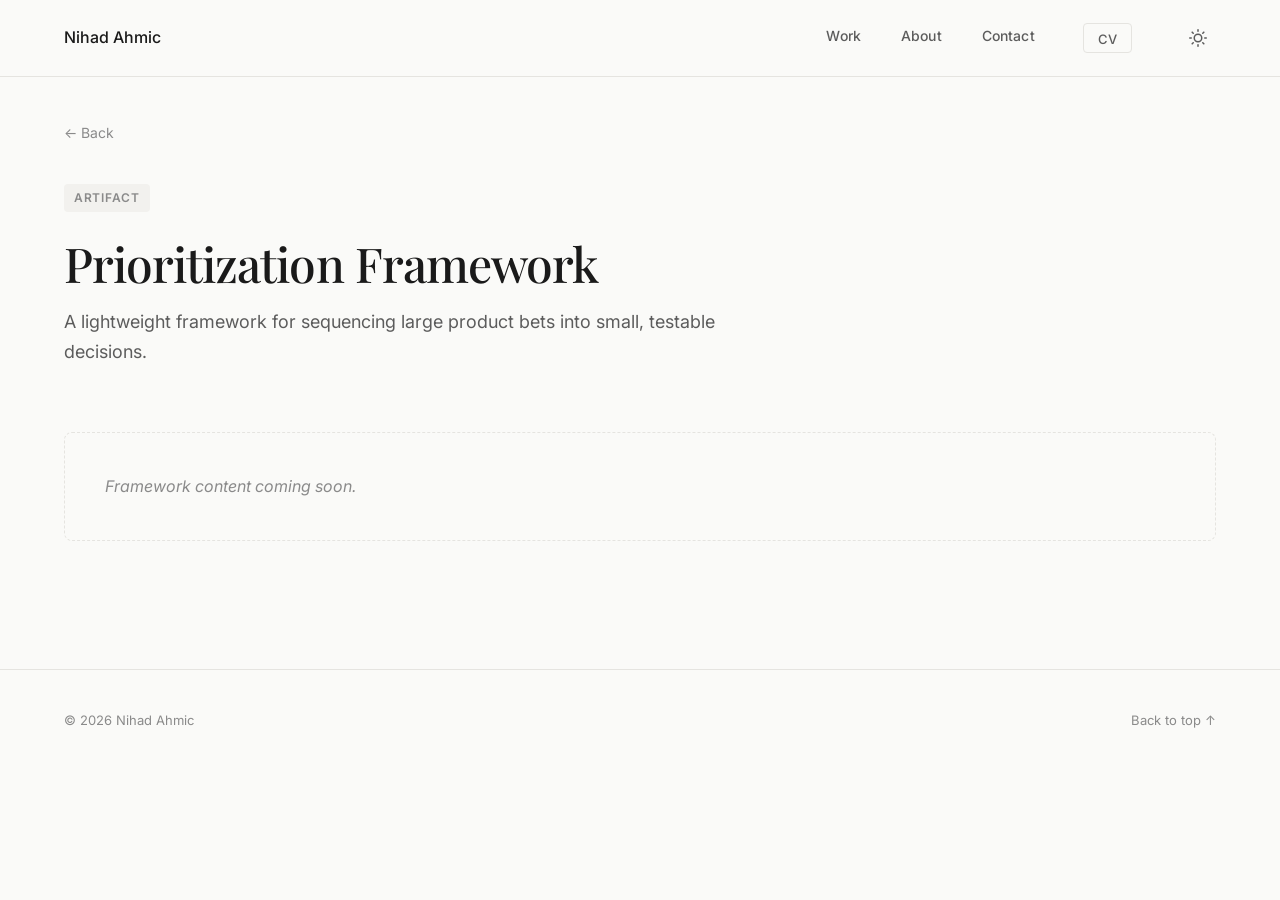
<file: artifacts/prioritization-framework.html>
<!DOCTYPE html>
<html lang="en" data-theme="light">
<head>
  <meta charset="UTF-8">
  <meta name="viewport" content="width=device-width, initial-scale=1.0">
  <title>Prioritization Framework | Nihad Ahmic</title>
  <meta name="description" content="A lightweight framework for sequencing large product bets into small, testable decisions.">
  <link rel="stylesheet" href="../styles.css">
  <link rel="preconnect" href="https://fonts.googleapis.com">
  <link rel="preconnect" href="https://fonts.gstatic.com" crossorigin>
  <link href="https://fonts.googleapis.com/css2?family=Inter:wght@400;500;600&family=Playfair+Display:ital,wght@0,500;0,600;1,500&display=swap" rel="stylesheet">
</head>
<body>

  <!-- Navigation -->
  <nav class="nav" aria-label="Primary navigation">
    <div class="nav-inner">
      <a href="../index.html" class="nav-logo">Nihad Ahmic</a>
      <div class="nav-links">
        <a href="../index.html#work">Work</a>
        <a href="../index.html#about">About</a>
        <a href="../index.html#contact">Contact</a>
        <a href="../Nihad_Ahmic_CV.pdf" class="nav-cv" target="_blank" rel="noopener noreferrer">CV</a>
        <button class="theme-toggle" aria-label="Toggle dark mode" type="button">
          <svg class="icon-sun" width="18" height="18" viewBox="0 0 24 24" fill="none" stroke="currentColor" stroke-width="2" stroke-linecap="round" stroke-linejoin="round"><circle cx="12" cy="12" r="5"/><line x1="12" y1="1" x2="12" y2="3"/><line x1="12" y1="21" x2="12" y2="23"/><line x1="4.22" y1="4.22" x2="5.64" y2="5.64"/><line x1="18.36" y1="18.36" x2="19.78" y2="19.78"/><line x1="1" y1="12" x2="3" y2="12"/><line x1="21" y1="12" x2="23" y2="12"/><line x1="4.22" y1="19.78" x2="5.64" y2="18.36"/><line x1="18.36" y1="5.64" x2="19.78" y2="4.22"/></svg>
          <svg class="icon-moon" width="18" height="18" viewBox="0 0 24 24" fill="none" stroke="currentColor" stroke-width="2" stroke-linecap="round" stroke-linejoin="round"><path d="M21 12.79A9 9 0 1 1 11.21 3 7 7 0 0 0 21 12.79z"/></svg>
        </button>
      </div>
    </div>
  </nav>

  <!-- Subpage Header -->
  <header class="subpage-header">
    <div class="container">
      <a href="../index.html" class="breadcrumb">&larr; Back</a>
      <div>
        <span class="subpage-tag">Artifact</span>
        <h1 class="subpage-title">Prioritization Framework</h1>
        <p class="subpage-description">A lightweight framework for sequencing large product bets into small, testable decisions.</p>
      </div>
    </div>
  </header>

  <!-- Body -->
  <main class="subpage-body">
    <div class="container">
      <section class="subpage-section">
        <div class="subpage-placeholder">Framework content coming soon.</div>
      </section>
    </div>
  </main>

  <!-- Footer -->
  <footer class="footer">
    <div class="container footer-inner">
      <p>&copy; 2026 Nihad Ahmic</p>
      <a href="#" class="footer-top">Back to top <span aria-hidden="true">↑</span></a>
    </div>
  </footer>

  <script src="../script.js"></script>
</body>
</html>
</file>
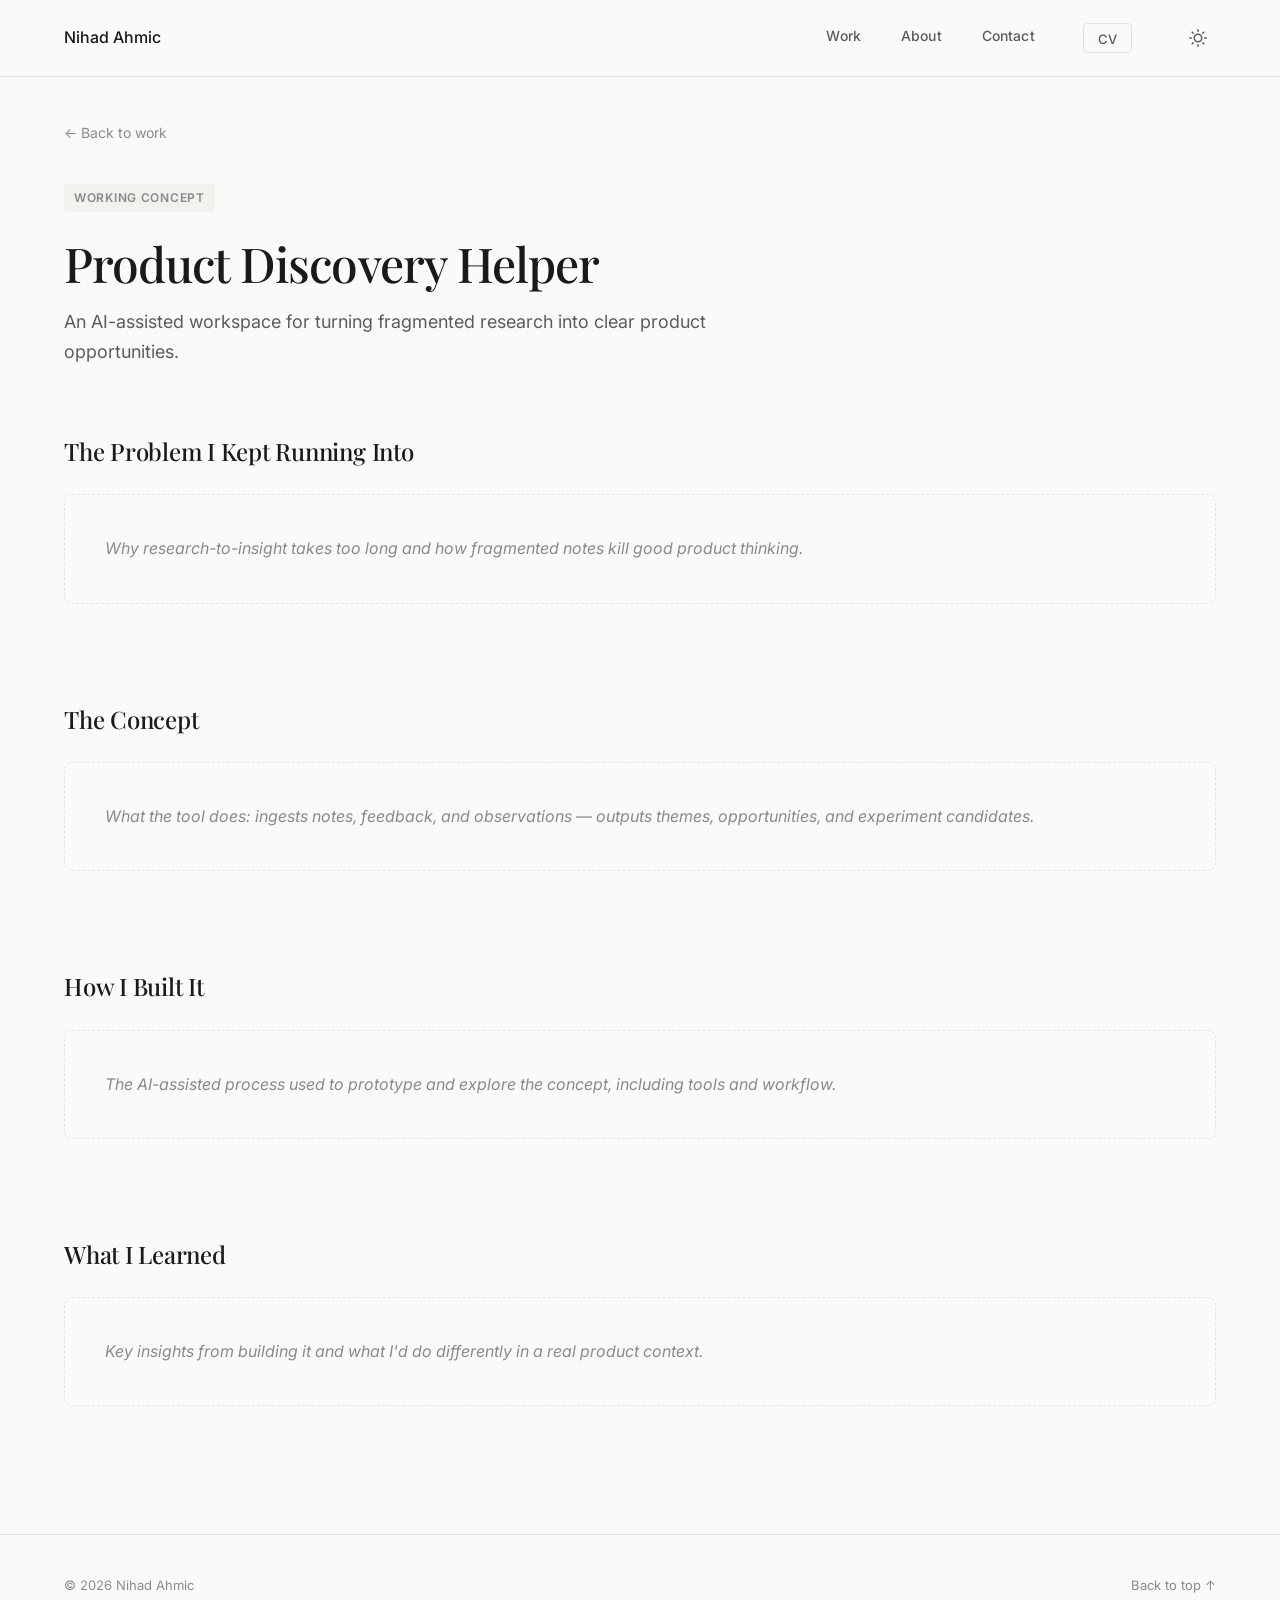
<file: work/discovery-helper.html>
<!DOCTYPE html>
<html lang="en" data-theme="light">
<head>
  <meta charset="UTF-8">
  <meta name="viewport" content="width=device-width, initial-scale=1.0">
  <title>Product Discovery Helper | Nihad Ahmic</title>
  <meta name="description" content="An AI-assisted workspace for turning fragmented research into clear product opportunities.">
  <link rel="stylesheet" href="../styles.css">
  <link rel="preconnect" href="https://fonts.googleapis.com">
  <link rel="preconnect" href="https://fonts.gstatic.com" crossorigin>
  <link href="https://fonts.googleapis.com/css2?family=Inter:wght@400;500;600&family=Playfair+Display:ital,wght@0,500;0,600;1,500&display=swap" rel="stylesheet">
</head>
<body>

  <!-- Navigation -->
  <nav class="nav" aria-label="Primary navigation">
    <div class="nav-inner">
      <a href="../index.html" class="nav-logo">Nihad Ahmic</a>
      <div class="nav-links">
        <a href="../index.html#work">Work</a>
        <a href="../index.html#about">About</a>
        <a href="../index.html#contact">Contact</a>
        <a href="../Nihad_Ahmic_CV.pdf" class="nav-cv" target="_blank" rel="noopener noreferrer">CV</a>
        <button class="theme-toggle" aria-label="Toggle dark mode" type="button">
          <svg class="icon-sun" width="18" height="18" viewBox="0 0 24 24" fill="none" stroke="currentColor" stroke-width="2" stroke-linecap="round" stroke-linejoin="round"><circle cx="12" cy="12" r="5"/><line x1="12" y1="1" x2="12" y2="3"/><line x1="12" y1="21" x2="12" y2="23"/><line x1="4.22" y1="4.22" x2="5.64" y2="5.64"/><line x1="18.36" y1="18.36" x2="19.78" y2="19.78"/><line x1="1" y1="12" x2="3" y2="12"/><line x1="21" y1="12" x2="23" y2="12"/><line x1="4.22" y1="19.78" x2="5.64" y2="18.36"/><line x1="18.36" y1="5.64" x2="19.78" y2="4.22"/></svg>
          <svg class="icon-moon" width="18" height="18" viewBox="0 0 24 24" fill="none" stroke="currentColor" stroke-width="2" stroke-linecap="round" stroke-linejoin="round"><path d="M21 12.79A9 9 0 1 1 11.21 3 7 7 0 0 0 21 12.79z"/></svg>
        </button>
      </div>
    </div>
  </nav>

  <!-- Subpage Header -->
  <header class="subpage-header">
    <div class="container">
      <a href="../index.html" class="breadcrumb">&larr; Back to work</a>
      <div>
        <span class="subpage-tag">Working Concept</span>
        <h1 class="subpage-title">Product Discovery Helper</h1>
        <p class="subpage-description">An AI-assisted workspace for turning fragmented research into clear product opportunities.</p>
      </div>
    </div>
  </header>

  <!-- Body -->
  <main class="subpage-body">
    <div class="container">
      <section class="subpage-section">
        <h2 class="subpage-section-title">The Problem I Kept Running Into</h2>
        <div class="subpage-placeholder">Why research-to-insight takes too long and how fragmented notes kill good product thinking.</div>
      </section>

      <section class="subpage-section">
        <h2 class="subpage-section-title">The Concept</h2>
        <div class="subpage-placeholder">What the tool does: ingests notes, feedback, and observations — outputs themes, opportunities, and experiment candidates.</div>
      </section>

      <section class="subpage-section">
        <h2 class="subpage-section-title">How I Built It</h2>
        <div class="subpage-placeholder">The AI-assisted process used to prototype and explore the concept, including tools and workflow.</div>
      </section>

      <section class="subpage-section">
        <h2 class="subpage-section-title">What I Learned</h2>
        <div class="subpage-placeholder">Key insights from building it and what I'd do differently in a real product context.</div>
      </section>
    </div>
  </main>

  <!-- Footer -->
  <footer class="footer">
    <div class="container footer-inner">
      <p>&copy; 2026 Nihad Ahmic</p>
      <a href="#" class="footer-top">Back to top <span aria-hidden="true">↑</span></a>
    </div>
  </footer>

  <script src="../script.js"></script>
</body>
</html>
</file>
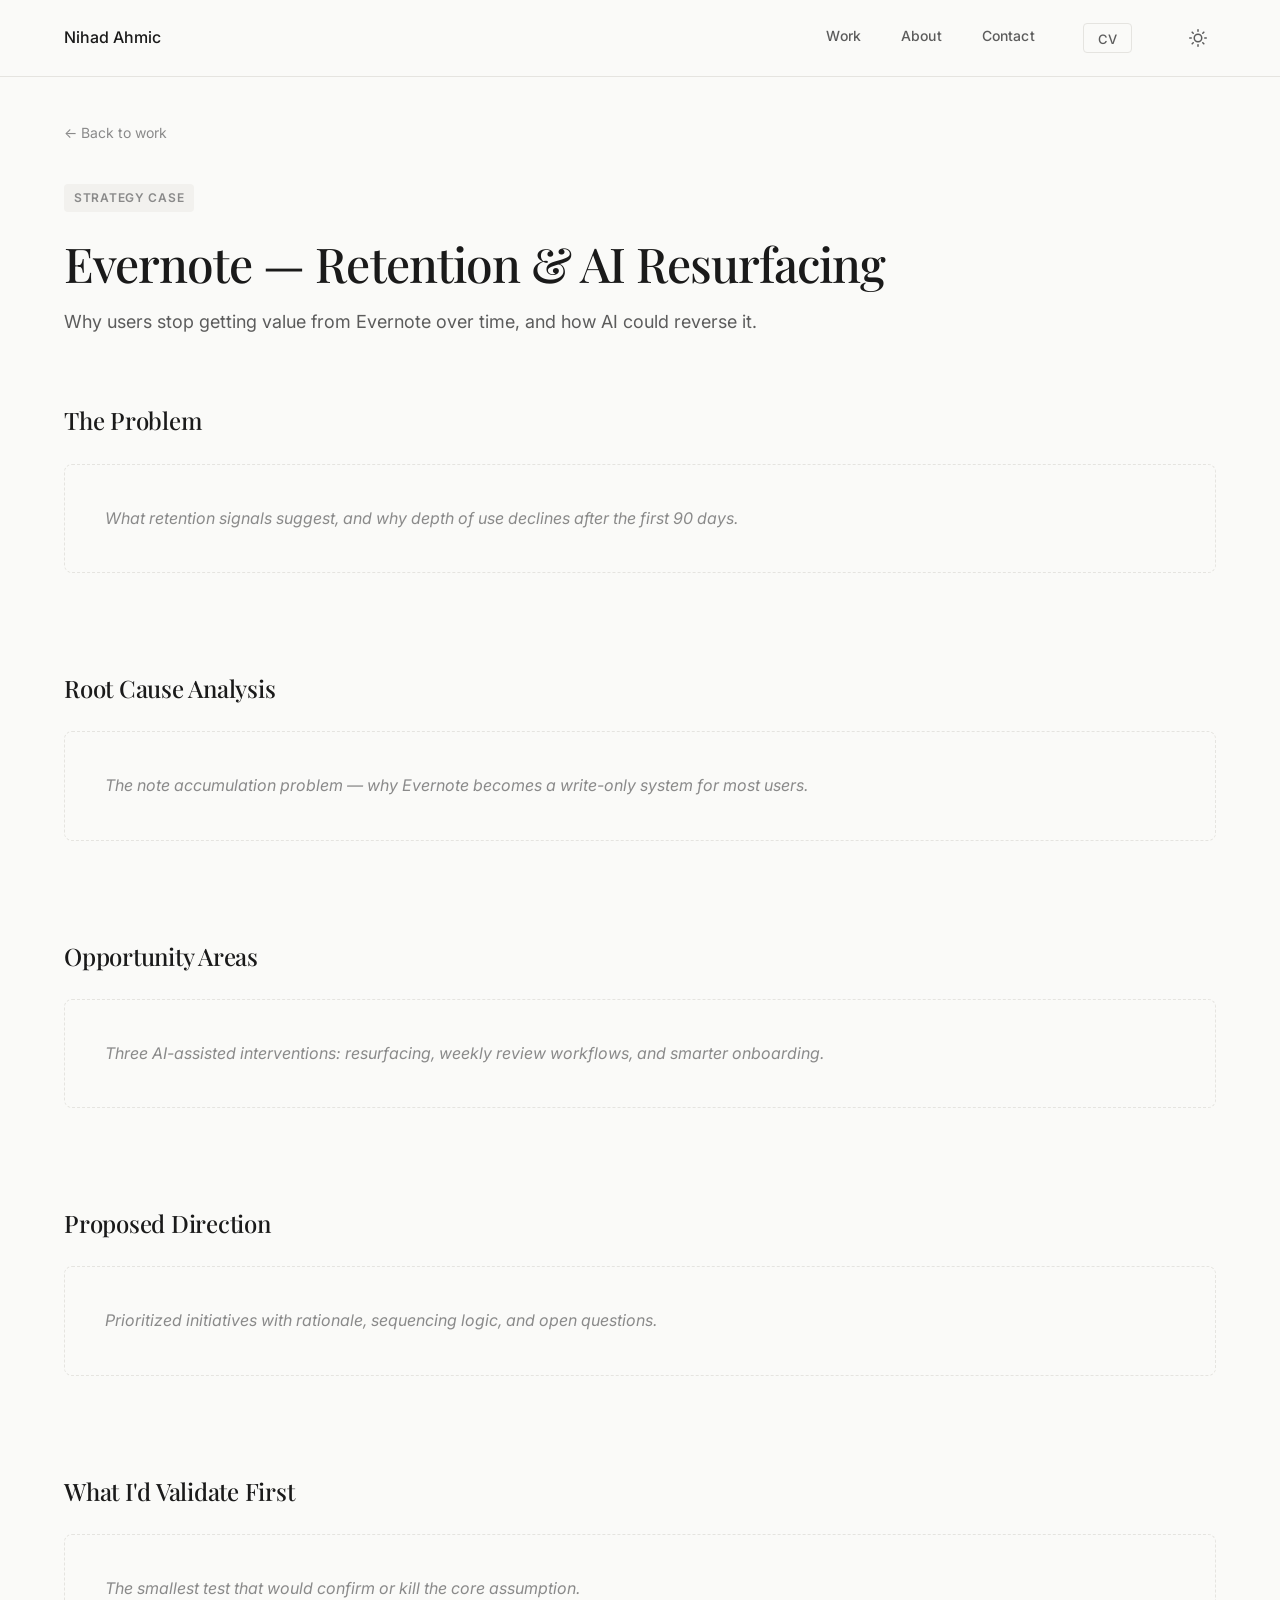
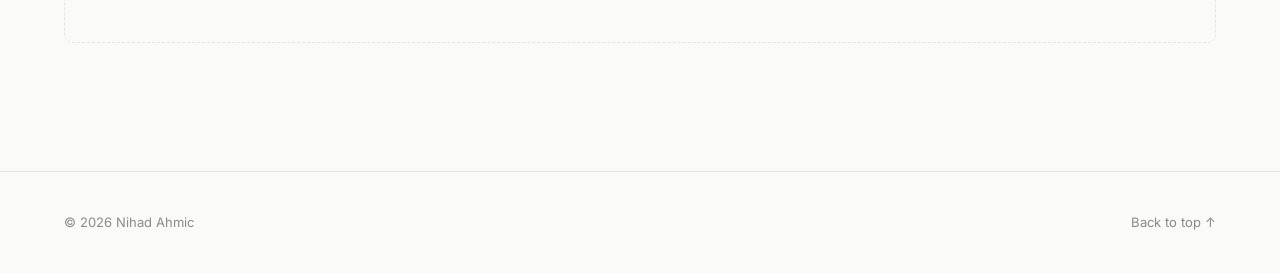
<file: work/evernote.html>
<!DOCTYPE html>
<html lang="en" data-theme="light">
<head>
  <meta charset="UTF-8">
  <meta name="viewport" content="width=device-width, initial-scale=1.0">
  <title>Evernote — Retention & AI Resurfacing | Nihad Ahmic</title>
  <meta name="description" content="Why users stop getting value from Evernote over time, and how AI could reverse it.">
  <link rel="stylesheet" href="../styles.css">
  <link rel="preconnect" href="https://fonts.googleapis.com">
  <link rel="preconnect" href="https://fonts.gstatic.com" crossorigin>
  <link href="https://fonts.googleapis.com/css2?family=Inter:wght@400;500;600&family=Playfair+Display:ital,wght@0,500;0,600;1,500&display=swap" rel="stylesheet">
</head>
<body>

  <!-- Navigation -->
  <nav class="nav" aria-label="Primary navigation">
    <div class="nav-inner">
      <a href="../index.html" class="nav-logo">Nihad Ahmic</a>
      <div class="nav-links">
        <a href="../index.html#work">Work</a>
        <a href="../index.html#about">About</a>
        <a href="../index.html#contact">Contact</a>
        <a href="../Nihad_Ahmic_CV.pdf" class="nav-cv" target="_blank" rel="noopener noreferrer">CV</a>
        <button class="theme-toggle" aria-label="Toggle dark mode" type="button">
          <svg class="icon-sun" width="18" height="18" viewBox="0 0 24 24" fill="none" stroke="currentColor" stroke-width="2" stroke-linecap="round" stroke-linejoin="round"><circle cx="12" cy="12" r="5"/><line x1="12" y1="1" x2="12" y2="3"/><line x1="12" y1="21" x2="12" y2="23"/><line x1="4.22" y1="4.22" x2="5.64" y2="5.64"/><line x1="18.36" y1="18.36" x2="19.78" y2="19.78"/><line x1="1" y1="12" x2="3" y2="12"/><line x1="21" y1="12" x2="23" y2="12"/><line x1="4.22" y1="19.78" x2="5.64" y2="18.36"/><line x1="18.36" y1="5.64" x2="19.78" y2="4.22"/></svg>
          <svg class="icon-moon" width="18" height="18" viewBox="0 0 24 24" fill="none" stroke="currentColor" stroke-width="2" stroke-linecap="round" stroke-linejoin="round"><path d="M21 12.79A9 9 0 1 1 11.21 3 7 7 0 0 0 21 12.79z"/></svg>
        </button>
      </div>
    </div>
  </nav>

  <!-- Subpage Header -->
  <header class="subpage-header">
    <div class="container">
      <a href="../index.html" class="breadcrumb">&larr; Back to work</a>
      <div>
        <span class="subpage-tag">Strategy Case</span>
        <h1 class="subpage-title">Evernote — Retention & AI Resurfacing</h1>
        <p class="subpage-description">Why users stop getting value from Evernote over time, and how AI could reverse it.</p>
      </div>
    </div>
  </header>

  <!-- Body -->
  <main class="subpage-body">
    <div class="container">
      <section class="subpage-section">
        <h2 class="subpage-section-title">The Problem</h2>
        <div class="subpage-placeholder">What retention signals suggest, and why depth of use declines after the first 90 days.</div>
      </section>

      <section class="subpage-section">
        <h2 class="subpage-section-title">Root Cause Analysis</h2>
        <div class="subpage-placeholder">The note accumulation problem — why Evernote becomes a write-only system for most users.</div>
      </section>

      <section class="subpage-section">
        <h2 class="subpage-section-title">Opportunity Areas</h2>
        <div class="subpage-placeholder">Three AI-assisted interventions: resurfacing, weekly review workflows, and smarter onboarding.</div>
      </section>

      <section class="subpage-section">
        <h2 class="subpage-section-title">Proposed Direction</h2>
        <div class="subpage-placeholder">Prioritized initiatives with rationale, sequencing logic, and open questions.</div>
      </section>

      <section class="subpage-section">
        <h2 class="subpage-section-title">What I'd Validate First</h2>
        <div class="subpage-placeholder">The smallest test that would confirm or kill the core assumption.</div>
      </section>
    </div>
  </main>

  <!-- Footer -->
  <footer class="footer">
    <div class="container footer-inner">
      <p>&copy; 2026 Nihad Ahmic</p>
      <a href="#" class="footer-top">Back to top <span aria-hidden="true">↑</span></a>
    </div>
  </footer>

  <script src="../script.js"></script>
</body>
</html>
</file>
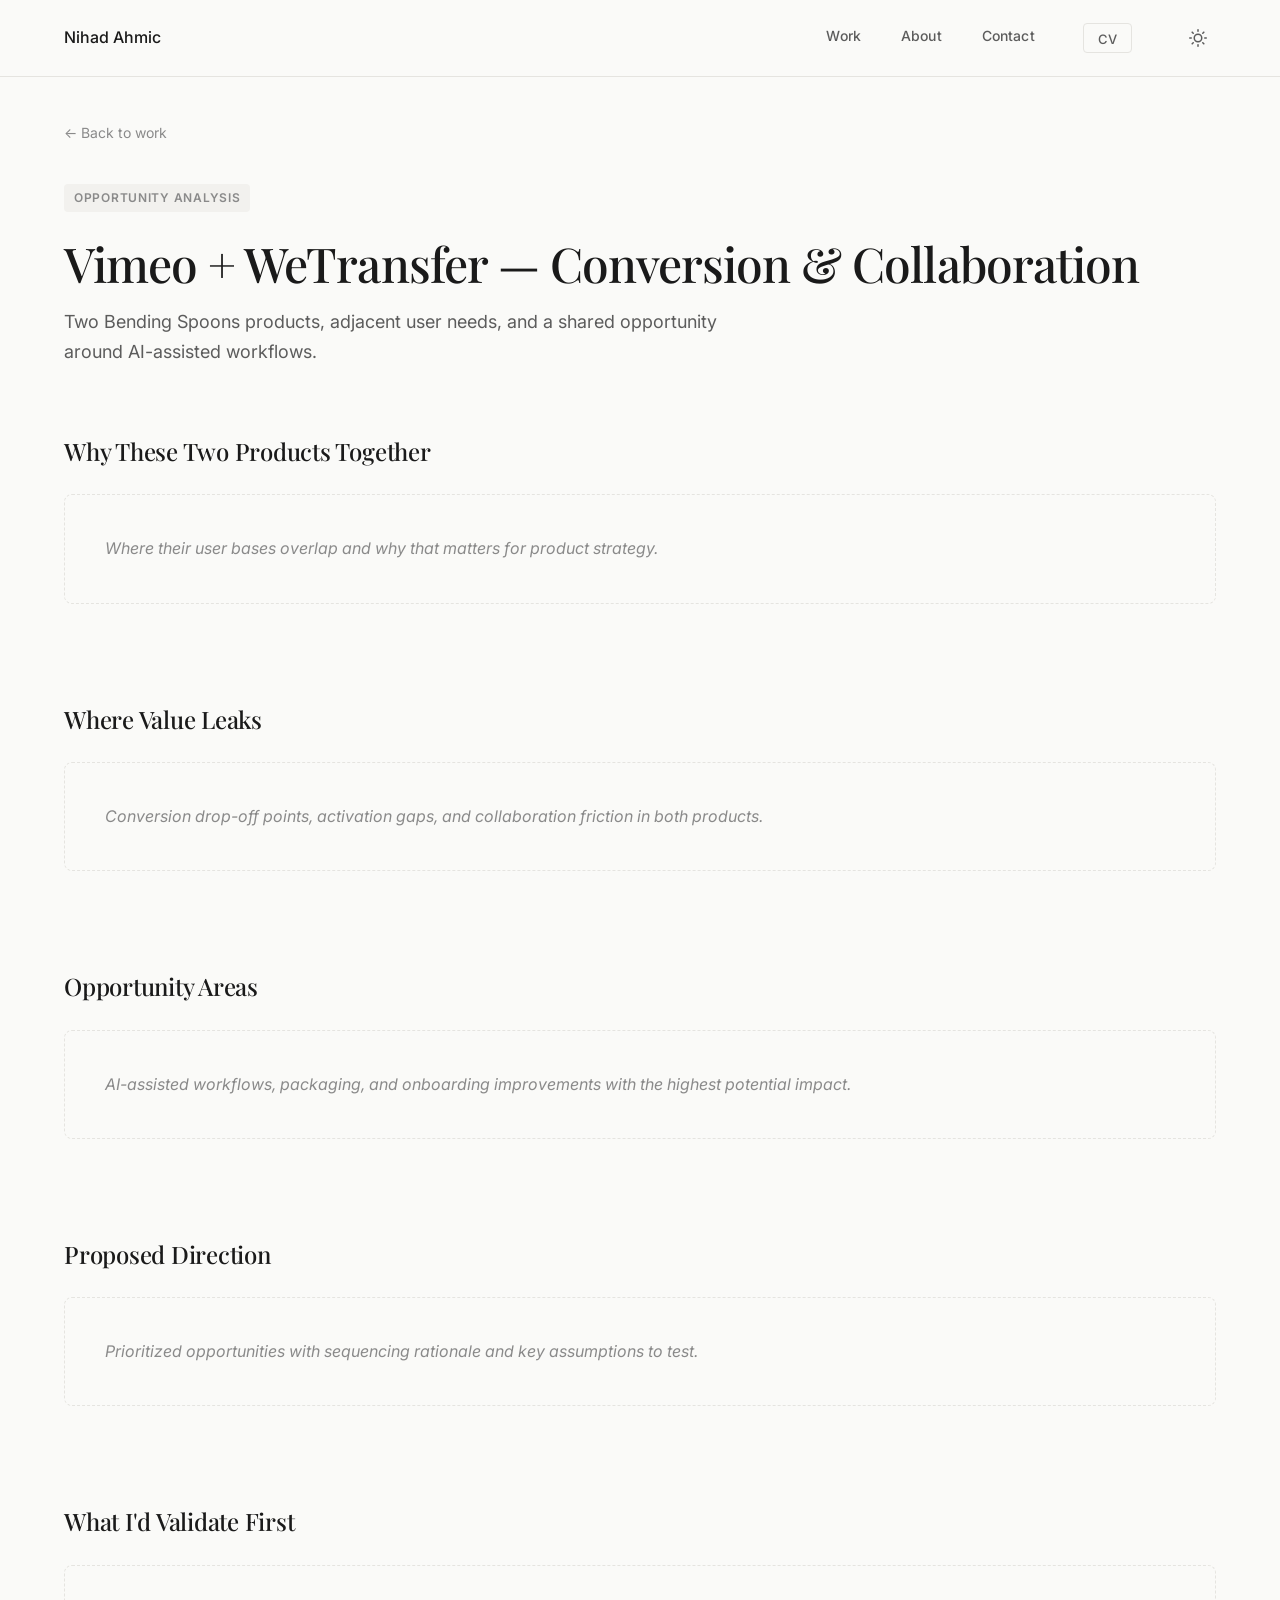
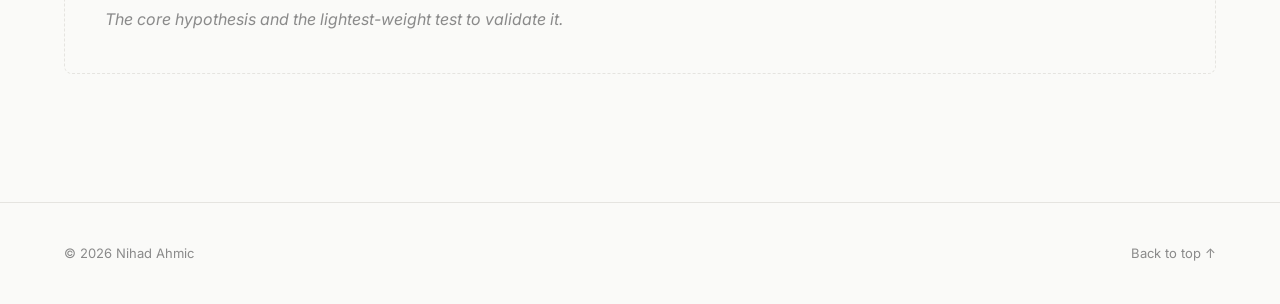
<file: work/vimeo-wetransfer.html>
<!DOCTYPE html>
<html lang="en" data-theme="light">
<head>
  <meta charset="UTF-8">
  <meta name="viewport" content="width=device-width, initial-scale=1.0">
  <title>Vimeo + WeTransfer — Conversion & Collaboration | Nihad Ahmic</title>
  <meta name="description" content="Two Bending Spoons products, adjacent user needs, and a shared opportunity around AI-assisted workflows.">
  <link rel="stylesheet" href="../styles.css">
  <link rel="preconnect" href="https://fonts.googleapis.com">
  <link rel="preconnect" href="https://fonts.gstatic.com" crossorigin>
  <link href="https://fonts.googleapis.com/css2?family=Inter:wght@400;500;600&family=Playfair+Display:ital,wght@0,500;0,600;1,500&display=swap" rel="stylesheet">
</head>
<body>

  <!-- Navigation -->
  <nav class="nav" aria-label="Primary navigation">
    <div class="nav-inner">
      <a href="../index.html" class="nav-logo">Nihad Ahmic</a>
      <div class="nav-links">
        <a href="../index.html#work">Work</a>
        <a href="../index.html#about">About</a>
        <a href="../index.html#contact">Contact</a>
        <a href="../Nihad_Ahmic_CV.pdf" class="nav-cv" target="_blank" rel="noopener noreferrer">CV</a>
        <button class="theme-toggle" aria-label="Toggle dark mode" type="button">
          <svg class="icon-sun" width="18" height="18" viewBox="0 0 24 24" fill="none" stroke="currentColor" stroke-width="2" stroke-linecap="round" stroke-linejoin="round"><circle cx="12" cy="12" r="5"/><line x1="12" y1="1" x2="12" y2="3"/><line x1="12" y1="21" x2="12" y2="23"/><line x1="4.22" y1="4.22" x2="5.64" y2="5.64"/><line x1="18.36" y1="18.36" x2="19.78" y2="19.78"/><line x1="1" y1="12" x2="3" y2="12"/><line x1="21" y1="12" x2="23" y2="12"/><line x1="4.22" y1="19.78" x2="5.64" y2="18.36"/><line x1="18.36" y1="5.64" x2="19.78" y2="4.22"/></svg>
          <svg class="icon-moon" width="18" height="18" viewBox="0 0 24 24" fill="none" stroke="currentColor" stroke-width="2" stroke-linecap="round" stroke-linejoin="round"><path d="M21 12.79A9 9 0 1 1 11.21 3 7 7 0 0 0 21 12.79z"/></svg>
        </button>
      </div>
    </div>
  </nav>

  <!-- Subpage Header -->
  <header class="subpage-header">
    <div class="container">
      <a href="../index.html" class="breadcrumb">&larr; Back to work</a>
      <div>
        <span class="subpage-tag">Opportunity Analysis</span>
        <h1 class="subpage-title">Vimeo + WeTransfer — Conversion & Collaboration</h1>
        <p class="subpage-description">Two Bending Spoons products, adjacent user needs, and a shared opportunity around AI-assisted workflows.</p>
      </div>
    </div>
  </header>

  <!-- Body -->
  <main class="subpage-body">
    <div class="container">
      <section class="subpage-section">
        <h2 class="subpage-section-title">Why These Two Products Together</h2>
        <div class="subpage-placeholder">Where their user bases overlap and why that matters for product strategy.</div>
      </section>

      <section class="subpage-section">
        <h2 class="subpage-section-title">Where Value Leaks</h2>
        <div class="subpage-placeholder">Conversion drop-off points, activation gaps, and collaboration friction in both products.</div>
      </section>

      <section class="subpage-section">
        <h2 class="subpage-section-title">Opportunity Areas</h2>
        <div class="subpage-placeholder">AI-assisted workflows, packaging, and onboarding improvements with the highest potential impact.</div>
      </section>

      <section class="subpage-section">
        <h2 class="subpage-section-title">Proposed Direction</h2>
        <div class="subpage-placeholder">Prioritized opportunities with sequencing rationale and key assumptions to test.</div>
      </section>

      <section class="subpage-section">
        <h2 class="subpage-section-title">What I'd Validate First</h2>
        <div class="subpage-placeholder">The core hypothesis and the lightest-weight test to validate it.</div>
      </section>
    </div>
  </main>

  <!-- Footer -->
  <footer class="footer">
    <div class="container footer-inner">
      <p>&copy; 2026 Nihad Ahmic</p>
      <a href="#" class="footer-top">Back to top <span aria-hidden="true">↑</span></a>
    </div>
  </footer>

  <script src="../script.js"></script>
</body>
</html>
</file>
<file: styles.css>
/* ============================================
   PROD ENVIRONMENT (nihadahmic.com)
   ============================================ */

.is-prod .nav-links a[href="#work"],
.is-prod #work,
.is-prod .artifacts-section,
.is-prod .hero-ctas a[href="#work"] {
  display: none !important;
}

/* ============================================
   DESIGN TOKENS
   ============================================ */

:root {
  /* Typography */
  --font-sans: 'Inter', -apple-system, BlinkMacSystemFont, 'Segoe UI', sans-serif;
  --font-serif: 'Playfair Display', Georgia, 'Times New Roman', serif;
  --font-mono: ui-monospace, 'SF Mono', 'Menlo', 'Consolas', monospace;

  /* Spacing */
  --space-xs: 0.5rem;
  --space-sm: 1rem;
  --space-md: 1.5rem;
  --space-lg: 2.5rem;
  --space-xl: 4rem;
  --space-2xl: 6rem;
  --space-3xl: 8rem;

  /* Sizing */
  --container: 1200px;
  --radius: 12px;
  --radius-sm: 8px;

  /* Transition */
  --ease: cubic-bezier(0.25, 0.46, 0.45, 0.94);
  --duration: 0.3s;

  /* Light theme (default) */
  --bg: #FAFAF8;
  --bg-elevated: #FFFFFF;
  --bg-subtle: #F2F1EE;
  --text-primary: #1A1A1A;
  --text-secondary: #5C5C5C;
  --text-tertiary: #8A8A8A;
  --border: #E5E4E0;
  --border-hover: #D0CFC9;
  --accent: #1A1A1A;
  --accent-text: #FAFAF8;
  --color-accent: #C4622D;

  /* Nav active underline — muted version of primary text */
  --nav-active: rgba(26, 26, 26, 0.55);

  /* Work card category accents (muted, editorial) */
  --cat-strategy: #3B6FA8;   /* blue */
  --cat-opportunity: #C08A2E; /* amber */
  --cat-concept: #4C8056;     /* green */

  /* Draft badge */
  --badge-bg: #FFF3CD;
  --badge-text: #7D4E00;

  --card-shadow: 0 1px 3px rgba(0,0,0,0.04), 0 4px 12px rgba(0,0,0,0.03);
  --card-shadow-hover: 0 2px 8px rgba(0,0,0,0.06), 0 8px 24px rgba(0,0,0,0.06);
}

[data-theme="dark"] {
  --bg: #111110;
  --bg-elevated: #1A1A18;
  --bg-subtle: #222220;
  --text-primary: #EDEDEB;
  --text-secondary: #B8B8B4;
  --text-tertiary: #8A8A85;
  --border: #2C2C2A;
  --border-hover: #3D3D3A;
  --accent: #EDEDEB;
  --accent-text: #111110;
  --color-accent: #E08A52;

  --nav-active: rgba(237, 237, 235, 0.6);

  --cat-strategy: #6FA3D6;
  --cat-opportunity: #E0B366;
  --cat-concept: #7FB089;

  --badge-bg: #4A3A10;
  --badge-text: #F5D87A;

  --card-shadow: 0 1px 3px rgba(0,0,0,0.2), 0 4px 12px rgba(0,0,0,0.15);
  --card-shadow-hover: 0 2px 8px rgba(0,0,0,0.3), 0 8px 24px rgba(0,0,0,0.25);
}

/* ============================================
   RESET & BASE
   ============================================ */

*, *::before, *::after {
  margin: 0;
  padding: 0;
  box-sizing: border-box;
}

html {
  scroll-behavior: smooth;
  -webkit-text-size-adjust: 100%;
}

body {
  font-family: var(--font-sans);
  font-size: 1rem;
  line-height: 1.6;
  color: var(--text-primary);
  background: var(--bg);
  -webkit-font-smoothing: antialiased;
  -moz-osx-font-smoothing: grayscale;
  transition: background var(--duration) var(--ease), color var(--duration) var(--ease);
}

a {
  color: inherit;
  text-decoration: none;
}

ol, ul {
  list-style: none;
}

img {
  display: block;
  max-width: 100%;
}

button {
  border: none;
  background: none;
  cursor: pointer;
  font: inherit;
  color: inherit;
}

/* ============================================
   LAYOUT
   ============================================ */

.container {
  max-width: var(--container);
  margin: 0 auto;
  padding: 0 var(--space-md);
}

.section {
  padding: 4.5rem 0;
}

@media (max-width: 768px) {
  .section {
    padding: var(--space-xl) 0;
  }
}

/* ============================================
   NAVIGATION
   ============================================ */

.nav {
  position: fixed;
  top: 0;
  left: 0;
  right: 0;
  z-index: 100;
  background: var(--bg);
  border-bottom: 1px solid var(--border);
  transition: background var(--duration) var(--ease), border-color var(--duration) var(--ease);
}

.nav-inner {
  max-width: var(--container);
  margin: 0 auto;
  padding: 0 var(--space-md);
  display: flex;
  align-items: center;
  justify-content: space-between;
  min-height: 76px;
}

.nav-logo {
  display: inline-flex;
  align-items: center;
  gap: 14px;
  font-family: var(--font-sans);
  font-size: 1rem;
  font-weight: 500;
  letter-spacing: 0;
}

.nav-avatar {
  width: 56px;
  height: 56px;
  border-radius: 50%;
  object-fit: cover;
  object-position: top center;
  border: 1px solid var(--border);
  flex-shrink: 0;
}

.nav-logo-short {
  display: none;
}

.nav-links {
  display: flex;
  align-items: center;
  gap: var(--space-lg);
}

.nav-links a {
  position: relative;
  font-size: 0.875rem;
  font-weight: 500;
  color: var(--text-secondary);
  transition: color var(--duration) var(--ease);
  letter-spacing: 0.01em;
  padding-bottom: 3px;
}

.nav-links a:hover {
  color: var(--text-primary);
}

.nav-links a::after {
  content: "";
  position: absolute;
  left: 0;
  bottom: 0;
  width: 0;
  height: 1.5px;
  background: var(--nav-active);
  transition: width 0.25s ease;
}

.nav-links a.active {
  color: var(--text-primary);
}

.nav-links a.active::after {
  width: 100%;
}

.nav-cv {
  margin-left: var(--space-xs);
  padding: 5px 14px;
  border: 1px solid var(--border) !important;
  border-radius: 4px;
  font-size: 0.8125rem !important;
  font-weight: 500;
  transition: border-color var(--duration) var(--ease), color var(--duration) var(--ease);
}

.nav-cv::after {
  display: none;
}

.nav-cv:hover {
  border-color: var(--border-hover) !important;
}

.theme-toggle {
  display: flex;
  align-items: center;
  justify-content: center;
  width: 36px;
  height: 36px;
  border-radius: 50%;
  transition: background var(--duration) var(--ease);
  color: var(--text-secondary);
  margin-left: var(--space-xs);
}

.theme-toggle:hover {
  background: var(--bg-subtle);
  color: var(--text-primary);
}

[data-theme="light"] .icon-moon { display: none; }
[data-theme="dark"] .icon-sun { display: none; }

@media (max-width: 640px) {
  .nav-inner {
    flex-direction: column;
    align-items: flex-start;
    padding-top: 10px;
    padding-bottom: 10px;
    gap: 8px;
    min-height: 0;
  }
  .nav-logo-full {
    display: none;
  }
  .nav-logo-short {
    display: inline;
  }
  .nav-links {
    width: 100%;
    flex-wrap: wrap;
    gap: 12px;
    row-gap: 8px;
  }
  .nav-links a {
    font-size: 0.8125rem;
  }
  .nav-cv {
    margin-left: 0;
  }
  .theme-toggle {
    margin-left: auto;
  }
}

/* ============================================
   HERO
   ============================================ */

.hero {
  display: flex;
  align-items: flex-start;
  padding-top: 100px;
  padding-bottom: 4.5rem;
}

.hero .container {
  display: flex;
  flex-direction: column;
}

.hero-label {
  font-size: 0.9375rem;
  font-weight: 700;
  letter-spacing: 0.08em;
  text-transform: uppercase;
  color: var(--text-secondary);
  margin-bottom: var(--space-md);
  border-left: 2px solid var(--accent);
  padding-left: 10px;
}

.hero-headline {
  font-family: var(--font-serif);
  font-size: clamp(2rem, 5vw, 3.5rem);
  font-weight: 500;
  line-height: 1.1;
  letter-spacing: -0.025em;
  margin-bottom: var(--space-md);
  max-width: 20ch;
}

.hero-sub {
  font-size: 1.125rem;
  line-height: 1.7;
  color: var(--text-secondary);
  max-width: 65ch;
  margin-bottom: var(--space-sm);
}

.hero-proof {
  display: none;
}

.hero-ctas {
  display: flex;
  gap: var(--space-sm);
  flex-wrap: wrap;
}

.hero-aside {
  display: grid;
  grid-template-columns: repeat(3, 1fr);
  gap: var(--space-lg);
  margin-top: var(--space-xl);
  padding-top: var(--space-lg);
  border-top: 1px solid var(--border);
}

.stat {
  display: flex;
  flex-direction: column;
  gap: 6px;
}

.stat-eyebrow {
  font-size: 11px;
  font-weight: 600;
  letter-spacing: 0.1em;
  text-transform: uppercase;
  color: var(--text-tertiary);
}

.stat-number {
  font-family: var(--font-serif);
  font-size: 2.25rem;
  font-weight: 600;
  letter-spacing: -0.02em;
  color: var(--text-primary);
  line-height: 1.1;
}

.stat-number--text {
  font-size: 1.35rem;
  letter-spacing: -0.01em;
}

.stat-label {
  font-size: 0.8125rem;
  color: var(--text-secondary);
  letter-spacing: 0.01em;
  font-family: var(--font-sans);
  max-width: 28ch;
}

@media (max-width: 900px) {
  .hero-aside {
    grid-template-columns: 1fr 1fr;
    gap: var(--space-md);
  }
}

@media (max-width: 480px) {
  .hero {
    padding-top: 160px;
  }
  .hero-aside {
    grid-template-columns: 1fr;
    gap: var(--space-md);
  }
}

/* ============================================
   BUTTONS
   ============================================ */

.btn {
  display: inline-flex;
  align-items: center;
  gap: 8px;
  padding: 14px 28px;
  font-size: 0.9375rem;
  font-weight: 500;
  border-radius: 4px;
  transition: all var(--duration) var(--ease);
  letter-spacing: 0.01em;
  border: 1.5px solid transparent;
}

.btn-primary {
  background: var(--accent);
  color: var(--accent-text);
  border-color: var(--accent);
}

.btn-primary:hover {
  opacity: 0.88;
  transform: translateY(-1px);
}

.btn-secondary {
  background: transparent;
  color: var(--text-primary);
  border: 1.5px solid var(--border-hover);
}

.btn-secondary:hover {
  border-color: var(--text-primary);
  background: var(--bg-subtle);
}

.btn-primary--accent {
  background: var(--color-accent);
  color: #FFFFFF;
  border-color: var(--color-accent);
}

.btn-primary--accent:hover {
  opacity: 0.88;
  transform: translateY(-1px);
}

.btn-lg {
  padding: 16px 32px;
  font-size: 1rem;
}

/* ============================================
   SECTION HEADERS
   ============================================ */

.section-header {
  display: flex;
  flex-direction: column;
  align-items: flex-start;
  gap: 6px;
  margin-bottom: var(--space-xl);
}

.section-number {
  font-family: var(--font-mono);
  font-size: 0.75rem;
  font-weight: 400;
  letter-spacing: 0.15em;
  color: var(--text-tertiary);
  text-transform: uppercase;
  font-style: normal;
}

.section-title {
  font-family: var(--font-serif);
  font-size: clamp(1.75rem, 3vw, 2.5rem);
  font-weight: 500;
  letter-spacing: -0.02em;
}

.section-intro {
  font-size: 1.125rem;
  line-height: 1.7;
  color: var(--text-secondary);
  max-width: 65ch;
  margin-bottom: var(--space-xl);
}

/* Body paragraph readable line-length inside sections */
.section p,
.section li {
  max-width: 65ch;
}

/* Opt-out for grid/card children that shouldn't clamp */
.section .work-card p,
.section .work-card li,
.section .artifact-card p,
.section .testimonial-card p,
.section .testimonial-card blockquote,
.section .stat p,
.section .stat-label,
.section .hero-aside p {
  max-width: none;
}

/* ============================================
   SELECTED WORK
   ============================================ */

.selected-work {
  background: var(--bg-subtle);
}

.work-grid {
  display: grid;
  grid-template-columns: 1fr 1fr;
  gap: var(--space-md);
}

.work-card {
  display: block;
  position: relative;
  background: var(--bg-elevated);
  border: 1px solid var(--border);
  border-left: 3px solid var(--border);
  border-radius: var(--radius);
  padding: var(--space-lg);
  transition: all var(--duration) var(--ease);
  box-shadow: var(--card-shadow);
}

.work-card:hover {
  border-color: var(--border-hover);
  box-shadow: var(--card-shadow-hover);
  transform: translateY(-2px);
}

.work-card--strategy {
  border-left-color: var(--cat-strategy);
}
.work-card--strategy:hover {
  border-left-color: var(--cat-strategy);
}

.work-card--opportunity {
  border-left-color: var(--cat-opportunity);
}
.work-card--opportunity:hover {
  border-left-color: var(--cat-opportunity);
}

.work-card--concept {
  border-left-color: var(--cat-concept);
}
.work-card--concept:hover {
  border-left-color: var(--cat-concept);
}

.work-card--large {
  grid-column: 1 / -1;
  display: grid;
  grid-template-columns: 1fr;
}

.work-card-inner {
  display: flex;
  flex-direction: column;
  gap: var(--space-sm);
}

.work-card-tag {
  display: inline-block;
  width: fit-content;
  font-size: 0.75rem;
  font-weight: 600;
  letter-spacing: 0.06em;
  text-transform: uppercase;
  color: var(--text-tertiary);
  padding: 4px 10px;
  background: var(--bg-subtle);
  border-radius: 4px;
}

.work-card--strategy .work-card-tag {
  color: var(--cat-strategy);
}
.work-card--opportunity .work-card-tag {
  color: var(--cat-opportunity);
}
.work-card--concept .work-card-tag {
  color: var(--cat-concept);
}

.work-card-title {
  font-family: var(--font-serif);
  font-size: 1.375rem;
  font-weight: 500;
  letter-spacing: -0.01em;
  line-height: 1.3;
}

.work-card-desc {
  color: var(--text-secondary);
  font-size: 0.9375rem;
  line-height: 1.65;
  max-width: 65ch;
}

.work-card-link {
  display: inline-flex;
  align-items: center;
  gap: 6px;
  font-size: 0.875rem;
  font-weight: 500;
  color: var(--text-secondary);
  margin-top: auto;
  padding-top: var(--space-xs);
  transition: color var(--duration) var(--ease), gap var(--duration) var(--ease);
}

.work-card:hover .work-card-link {
  color: var(--text-primary);
  text-decoration: underline;
  text-underline-offset: 3px;
  gap: 10px;
}

.work-card:hover .work-card-link span {
  color: inherit;
}

@media (max-width: 640px) {
  .work-grid {
    grid-template-columns: 1fr;
  }
}

/* ============================================
   HOW I OPERATE
   ============================================ */

.how-i-work {
  background: var(--bg-subtle);
}

.how-layout {
  display: grid;
  grid-template-columns: 1fr 1fr;
  gap: var(--space-3xl);
  align-items: start;
}

.principles-list {
  display: flex;
  flex-direction: column;
  gap: 0;
  counter-reset: principle;
}

.principle {
  display: grid;
  grid-template-columns: 56px 1fr;
  align-items: baseline;
  gap: var(--space-md);
  padding: var(--space-md) 0;
  border-bottom: 1px solid var(--border);
}

.principle:first-child {
  padding-top: 0;
}

.principle:last-child {
  border-bottom: none;
}

.principle-number {
  font-family: var(--font-mono);
  font-size: 1.5rem;
  font-weight: 300;
  font-style: normal;
  color: var(--text-tertiary);
  letter-spacing: 0.02em;
}

.principle p {
  font-size: 1.0625rem;
  line-height: 1.55;
  color: var(--text-primary);
  max-width: 65ch;
}

@media (max-width: 768px) {
  .how-layout {
    grid-template-columns: 1fr;
    gap: var(--space-xl);
  }
  .principle {
    grid-template-columns: 44px 1fr;
    gap: var(--space-sm);
  }
  .principle-number {
    font-size: 1.25rem;
  }
}

/* ============================================
   ARTIFACTS
   ============================================ */

.artifacts-section {
  margin-top: var(--space-3xl);
}

.artifacts-heading {
  font-family: var(--font-serif);
  font-size: 1.5rem;
  font-weight: 500;
  letter-spacing: -0.01em;
  margin-bottom: var(--space-sm);
}

.artifacts-intro {
  font-size: 1rem;
  line-height: 1.7;
  color: var(--text-secondary);
  margin-bottom: var(--space-lg);
  max-width: 65ch;
}

.artifacts-grid {
  display: grid;
  grid-template-columns: 1fr 1fr;
  gap: var(--space-md);
}

.artifact-card {
  display: flex;
  flex-direction: column;
  gap: var(--space-xs);
  padding: var(--space-md);
  background: transparent;
  border: 1px dashed var(--border);
  border-radius: var(--radius-sm);
  transition: all var(--duration) var(--ease);
}

.artifact-card:hover {
  border-color: var(--border-hover);
  background: var(--bg-elevated);
}

.artifact-card-title {
  font-size: 0.9375rem;
  font-weight: 500;
  letter-spacing: -0.01em;
}

.artifact-card-desc {
  font-size: 0.8125rem;
  line-height: 1.6;
  color: var(--text-secondary);
  max-width: 65ch;
}

.artifact-card-status {
  display: inline-block;
  width: fit-content;
  font-size: 11px;
  font-weight: 600;
  letter-spacing: 0.02em;
  text-transform: none;
  color: var(--badge-text);
  padding: 2px 8px;
  background: var(--badge-bg);
  border-radius: 99px;
  margin-top: var(--space-xs);
}

@media (max-width: 640px) {
  .artifacts-grid {
    grid-template-columns: 1fr;
  }
}

/* Stagger artifact cards */
.artifacts-grid .reveal:nth-child(2) { transition-delay: 0.06s; }
.artifacts-grid .reveal:nth-child(3) { transition-delay: 0.12s; }
.artifacts-grid .reveal:nth-child(4) { transition-delay: 0.18s; }

/* ============================================
   ABOUT
============================================ */
.about {
  background: var(--bg-subtle);
}

.about-layout {
  display: grid;
  grid-template-columns: 280px 1fr;
  gap: var(--space-3xl);
  align-items: start;
}

.about-left {
  display: flex;
  flex-direction: column;
  align-items: center;
  gap: var(--space-md);
}

.about-photo {
  flex-shrink: 0;
  width: 220px;
  height: 220px;
  border-radius: 50%;
  overflow: hidden;
  outline: 3px solid var(--bg-subtle);
  box-shadow: 0 0 0 1px var(--border);
  transform: translateZ(0);
  will-change: transform;
}

.about-photo img {
  display: block;
  width: 100%;
  height: 100%;
  object-fit: cover;
  object-position: top center;
}

.about-ctas {
  display: flex;
  flex-direction: column;
  align-items: center;
  gap: 0.375rem;
}

.about-link {
  font-size: 0.8125rem;
  color: var(--text-tertiary);
  transition: color var(--duration) var(--ease);
}

.about-link:hover {
  color: var(--text-primary);
  text-decoration: underline;
  text-underline-offset: 3px;
}

.about-right {
  display: flex;
  flex-direction: column;
  gap: var(--space-md);
}

.about-lead .about-text {
  font-size: 1.375rem;
  line-height: 1.65;
  color: var(--text-primary);
  font-family: var(--font-serif);
  font-weight: 500;
  max-width: 55ch;
}

.about-text {
  font-size: 1.0625rem;
  line-height: 1.8;
  color: var(--text-secondary);
  max-width: 65ch;
}

.about-text--secondary {
  color: var(--text-secondary);
}

/* Certifications */
.certifications {
  margin-top: var(--space-lg);
  padding-top: var(--space-lg);
  border-top: 1px solid var(--border);
  max-width: none;
}

.certifications-heading {
  font-size: 0.6875rem;
  text-transform: uppercase;
  letter-spacing: 0.14em;
  color: var(--text-tertiary);
  font-weight: 600;
  margin-bottom: 1.5rem;
}

.cert-list {
  display: flex;
  flex-direction: column;
  gap: 1.375rem;
  list-style: none;
  padding: 0;
  margin: 0;
  max-width: none;
}

.cert-item {
  display: flex;
  align-items: flex-start;
  gap: 0.875rem;
  max-width: none;
}

.cert-logo {
  display: block;
  width: 28px;
  height: 28px;
  object-fit: contain;
  flex-shrink: 0;
  border-radius: 4px;
  margin-top: 2px;
  opacity: 0.85;
}

.cert-body {
  display: flex;
  flex-direction: column;
  gap: 0.2rem;
  min-width: 0;
}

.cert-name {
  font-size: 0.875rem;
  font-weight: 500;
  color: var(--text-primary);
  text-decoration: underline;
  text-underline-offset: 3px;
  text-decoration-color: var(--border);
  transition: color var(--duration) var(--ease), text-decoration-color var(--duration) var(--ease);
  line-height: 1.45;
}

.cert-name:hover {
  color: var(--color-accent);
  text-decoration-color: var(--color-accent);
}

.cert-meta {
  display: inline-flex;
  align-items: baseline;
  gap: 0.5rem;
  font-size: 0.775rem;
  color: var(--text-tertiary);
}

.cert-meta a {
  color: var(--text-tertiary);
  transition: color var(--duration) var(--ease);
}

.cert-meta a:hover {
  color: var(--text-primary);
  text-decoration: underline;
  text-underline-offset: 3px;
}

.cert-meta .cert-year::before {
  content: "·";
  margin-right: 0.5rem;
  color: var(--text-tertiary);
}

/* Responsive */
@media (max-width: 900px) {
  .about-layout {
    grid-template-columns: 200px 1fr;
    gap: var(--space-xl);
  }

  .about-photo {
    width: 180px;
    height: 180px;
  }
}

@media (max-width: 640px) {
  .about-layout {
    grid-template-columns: 1fr;
  }

  .about-left {
    flex-direction: row;
    align-items: center;
    gap: var(--space-md);
  }

  .about-photo {
    width: 130px;
    height: 130px;
    flex-shrink: 0;
  }

  .about-ctas {
    flex-direction: row;
    gap: 1rem;
  }

  .about-lead .about-text {
    font-size: 1.125rem;
  }
}

/* ============================================
   TESTIMONIALS
   ============================================ */

.testimonials-grid {
  display: grid;
  grid-template-columns: 1fr 1fr;
  gap: var(--space-md);
}

.testimonial-card {
  position: relative;
  background: var(--bg-elevated);
  border: 1px solid var(--border);
  border-radius: var(--radius);
  padding: var(--space-lg);
  padding-top: calc(var(--space-lg) + 8px);
  box-shadow: var(--card-shadow);
  transition: border-color var(--duration) var(--ease), box-shadow var(--duration) var(--ease);
  overflow: hidden;
}

.testimonial-card::before {
  content: "\201C";
  display: block;
  position: absolute;
  top: 18px;
  left: 20px;
  font-family: Georgia, 'Times New Roman', serif;
  font-size: 3rem;
  line-height: 0;
  color: var(--color-accent);
  opacity: 0.12;
  pointer-events: none;
}

.testimonial-card:hover {
  border-color: var(--border-hover);
  box-shadow: var(--card-shadow-hover);
}

.testimonial-quote {
  font-family: var(--font-sans);
  font-size: 1.05rem;
  line-height: 1.75;
  font-style: normal;
  color: var(--text-primary);
  margin-bottom: var(--space-md);
  margin-top: var(--space-xs);
  max-width: 65ch;
}

.testimonial-author {
  display: flex;
  align-items: center;
  gap: 12px;
  padding-top: var(--space-sm);
  margin-top: var(--space-sm);
  border-top: 1px solid var(--border);
}

.testimonial-avatar {
  display: inline-flex;
  align-items: center;
  justify-content: center;
  width: 40px;
  height: 40px;
  border-radius: 50%;
  background: var(--color-accent);
  color: #FFFFFF;
  font-size: 0.75rem;
  font-weight: 600;
  letter-spacing: 0.02em;
  flex-shrink: 0;
}

.testimonial-avatar--photo {
  object-fit: cover;
  object-position: center top;
  background: none;
  border: 1px solid var(--border);
}

.testimonial-meta {
  display: flex;
  flex-direction: column;
  gap: 1px;
}

.testimonial-name {
  font-size: 0.9375rem;
  font-weight: 600;
  color: var(--text-primary);
}

.testimonial-role {
  font-size: 0.8rem;
  color: var(--text-secondary);
  opacity: 0.55;
}

.testimonial-link {
  font-size: 0.75rem;
  font-weight: 500;
  color: var(--color-accent);
  margin-top: 2px;
  transition: opacity var(--duration) var(--ease);
}

.testimonial-link:hover {
  opacity: 0.75;
  text-decoration: underline;
}

.testimonials-grid .reveal:nth-child(2) { transition-delay: 0.06s; }
.testimonials-grid .reveal:nth-child(3) { transition-delay: 0.12s; }
.testimonials-grid .reveal:nth-child(4) { transition-delay: 0.18s; }

@media (max-width: 640px) {
  .testimonials-grid {
    grid-template-columns: 1fr;
  }
}

/* ============================================
   CONTACT
   ============================================ */

.contact {
  background: var(--bg-subtle);
  border-top: 1px solid var(--border);
}

.contact-content {
  max-width: 65ch;
}

.contact-text {
  font-size: 1.125rem;
  line-height: 1.7;
  color: var(--text-secondary);
  margin-bottom: var(--space-lg);
}

.contact-links {
  display: flex;
  align-items: center;
  gap: var(--space-lg);
  flex-wrap: wrap;
}

.contact-social {
  font-size: 0.9375rem;
  font-weight: 500;
  color: var(--text-secondary);
  transition: color var(--duration) var(--ease);
}

.contact-social:hover {
  color: var(--text-primary);
}

/* ============================================
   FOOTER
   ============================================ */

.footer {
  padding: var(--space-lg) 0;
  border-top: 1px solid var(--border);
}

.footer-inner {
  display: flex;
  justify-content: space-between;
  align-items: center;
  gap: var(--space-md);
  flex-wrap: wrap;
}

.footer-links {
  display: flex;
  gap: var(--space-md);
  flex-wrap: wrap;
}

.footer-link {
  font-size: 0.8125rem;
  color: var(--text-secondary);
  transition: color var(--duration) var(--ease);
}

.footer-link:hover {
  color: var(--text-primary);
  text-decoration: underline;
}

.footer-meta {
  display: flex;
  align-items: center;
  gap: var(--space-md);
}

.footer-built {
  display: block;
  font-size: 0.78rem;
  opacity: 0.45;
  margin-bottom: 0.4rem;
  color: var(--text-secondary);
}

.footer p {
  font-size: 0.8125rem;
  color: var(--text-tertiary);
}

.footer-top {
  font-size: 0.8125rem;
  color: var(--text-tertiary);
  transition: color var(--duration) var(--ease);
}

.footer-top:hover {
  color: var(--text-primary);
}

@media (max-width: 640px) {
  .footer-inner {
    flex-direction: column;
    align-items: flex-start;
  }
}

/* ============================================
   SUBPAGE STYLES
   ============================================ */

.subpage-header {
  padding-top: 120px;
  padding-bottom: var(--space-xl);
}

.breadcrumb {
  display: inline-block;
  font-size: 0.875rem;
  color: var(--text-tertiary);
  margin-bottom: var(--space-lg);
  transition: color var(--duration) var(--ease);
}

.breadcrumb:hover {
  color: var(--text-primary);
}

.subpage-tag {
  display: inline-block;
  font-size: 0.75rem;
  font-weight: 600;
  letter-spacing: 0.06em;
  text-transform: uppercase;
  color: var(--text-tertiary);
  padding: 4px 10px;
  background: var(--bg-subtle);
  border-radius: 4px;
  margin-bottom: var(--space-md);
}

.subpage-title {
  font-family: var(--font-serif);
  font-size: clamp(2rem, 4vw, 3rem);
  font-weight: 500;
  line-height: 1.15;
  letter-spacing: -0.02em;
  margin-bottom: var(--space-sm);
}

.subpage-description {
  font-size: 1.125rem;
  line-height: 1.7;
  color: var(--text-secondary);
  max-width: 65ch;
}

.subpage-body {
  padding-bottom: var(--space-3xl);
}

.subpage-section {
  margin-bottom: var(--space-2xl);
}

.subpage-section:last-child {
  margin-bottom: 0;
}

.subpage-section-title {
  font-family: var(--font-serif);
  font-size: 1.5rem;
  font-weight: 500;
  letter-spacing: -0.01em;
  margin-bottom: var(--space-md);
}

.subpage-placeholder {
  font-size: 1rem;
  line-height: 1.7;
  color: var(--text-tertiary);
  font-style: italic;
  padding: var(--space-lg);
  border: 1px dashed var(--border);
  border-radius: var(--radius-sm);
}

/* ============================================
   SCROLL REVEAL ANIMATIONS
   ============================================ */

.reveal {
  opacity: 0;
  transform: translateY(20px);
  transition: opacity 0.7s var(--ease), transform 0.7s var(--ease);
}

.reveal.visible {
  opacity: 1;
  transform: translateY(0);
}

/* Stagger children within grids */
.work-grid .reveal:nth-child(2) { transition-delay: 0.08s; }
.work-grid .reveal:nth-child(3) { transition-delay: 0.16s; }

.principles-list .reveal:nth-child(2) { transition-delay: 0.06s; }
.principles-list .reveal:nth-child(3) { transition-delay: 0.12s; }
.principles-list .reveal:nth-child(4) { transition-delay: 0.18s; }
.principles-list .reveal:nth-child(5) { transition-delay: 0.24s; }

/* ============================================
   SELECTION
   ============================================ */

::selection {
  background: var(--accent);
  color: var(--accent-text);
}

/* ============================================
   FOCUS STYLES
   ============================================ */

:focus-visible {
  outline: 2px solid var(--text-primary);
  outline-offset: 3px;
  border-radius: 2px;
}

/* ============================================
   REDUCED MOTION
   ============================================ */

@media (prefers-reduced-motion: reduce) {
  *, *::before, *::after {
    animation-duration: 0.01ms !important;
    transition-duration: 0.01ms !important;
  }

  html {
    scroll-behavior: auto;
  }

  .reveal {
    opacity: 1;
    transform: none;
  }
}
</file>
